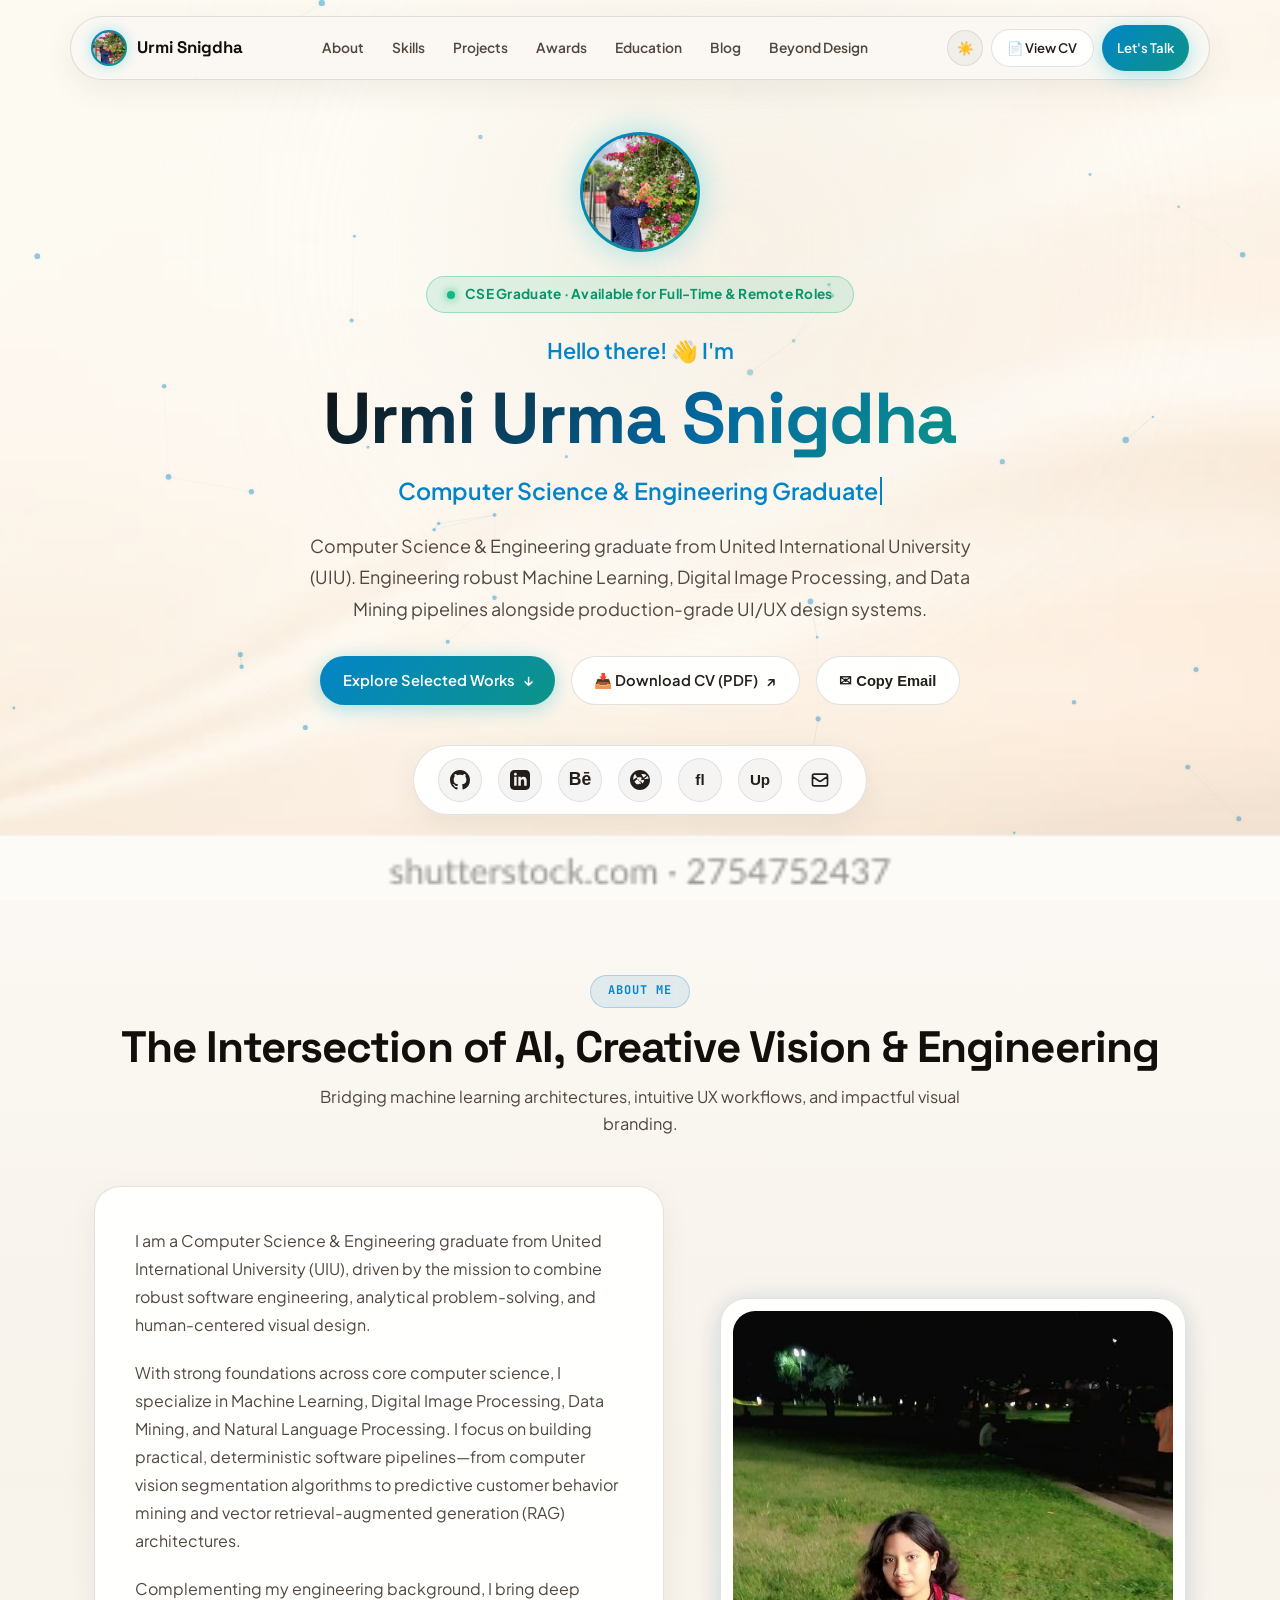
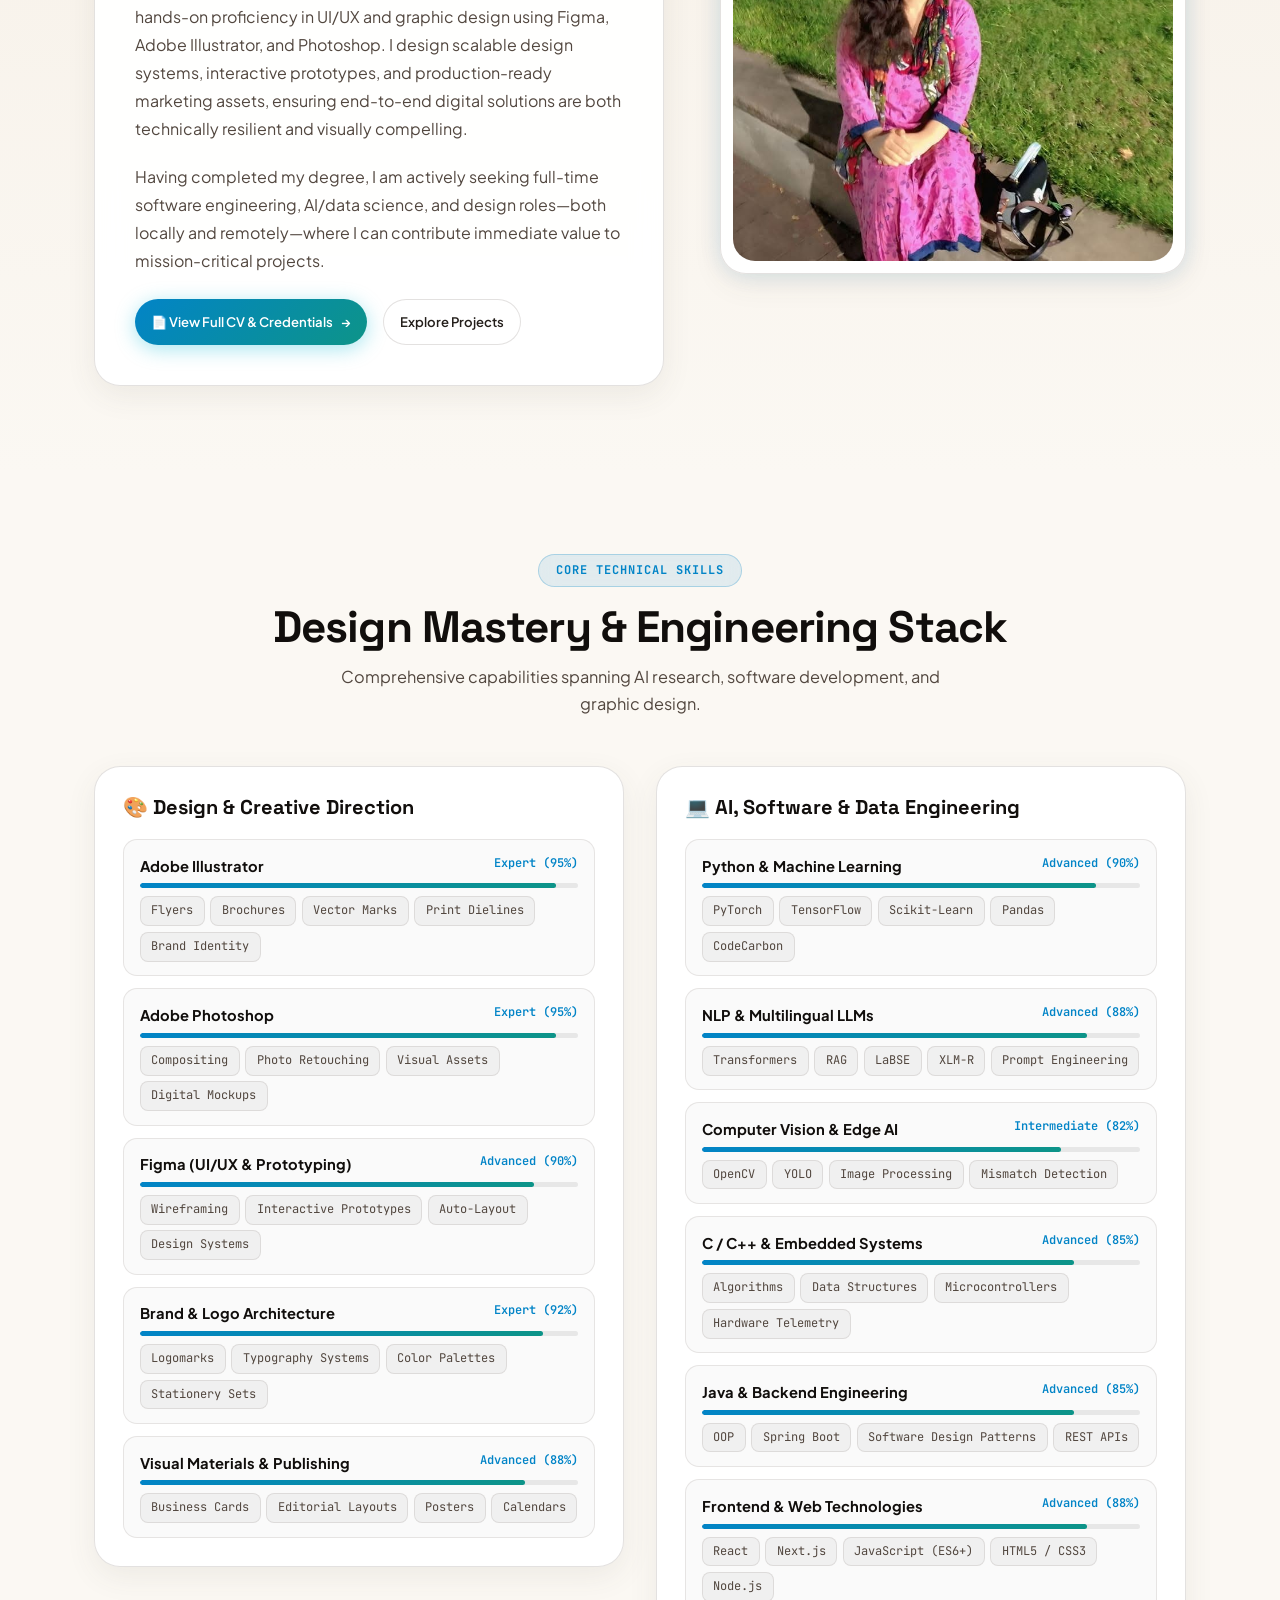
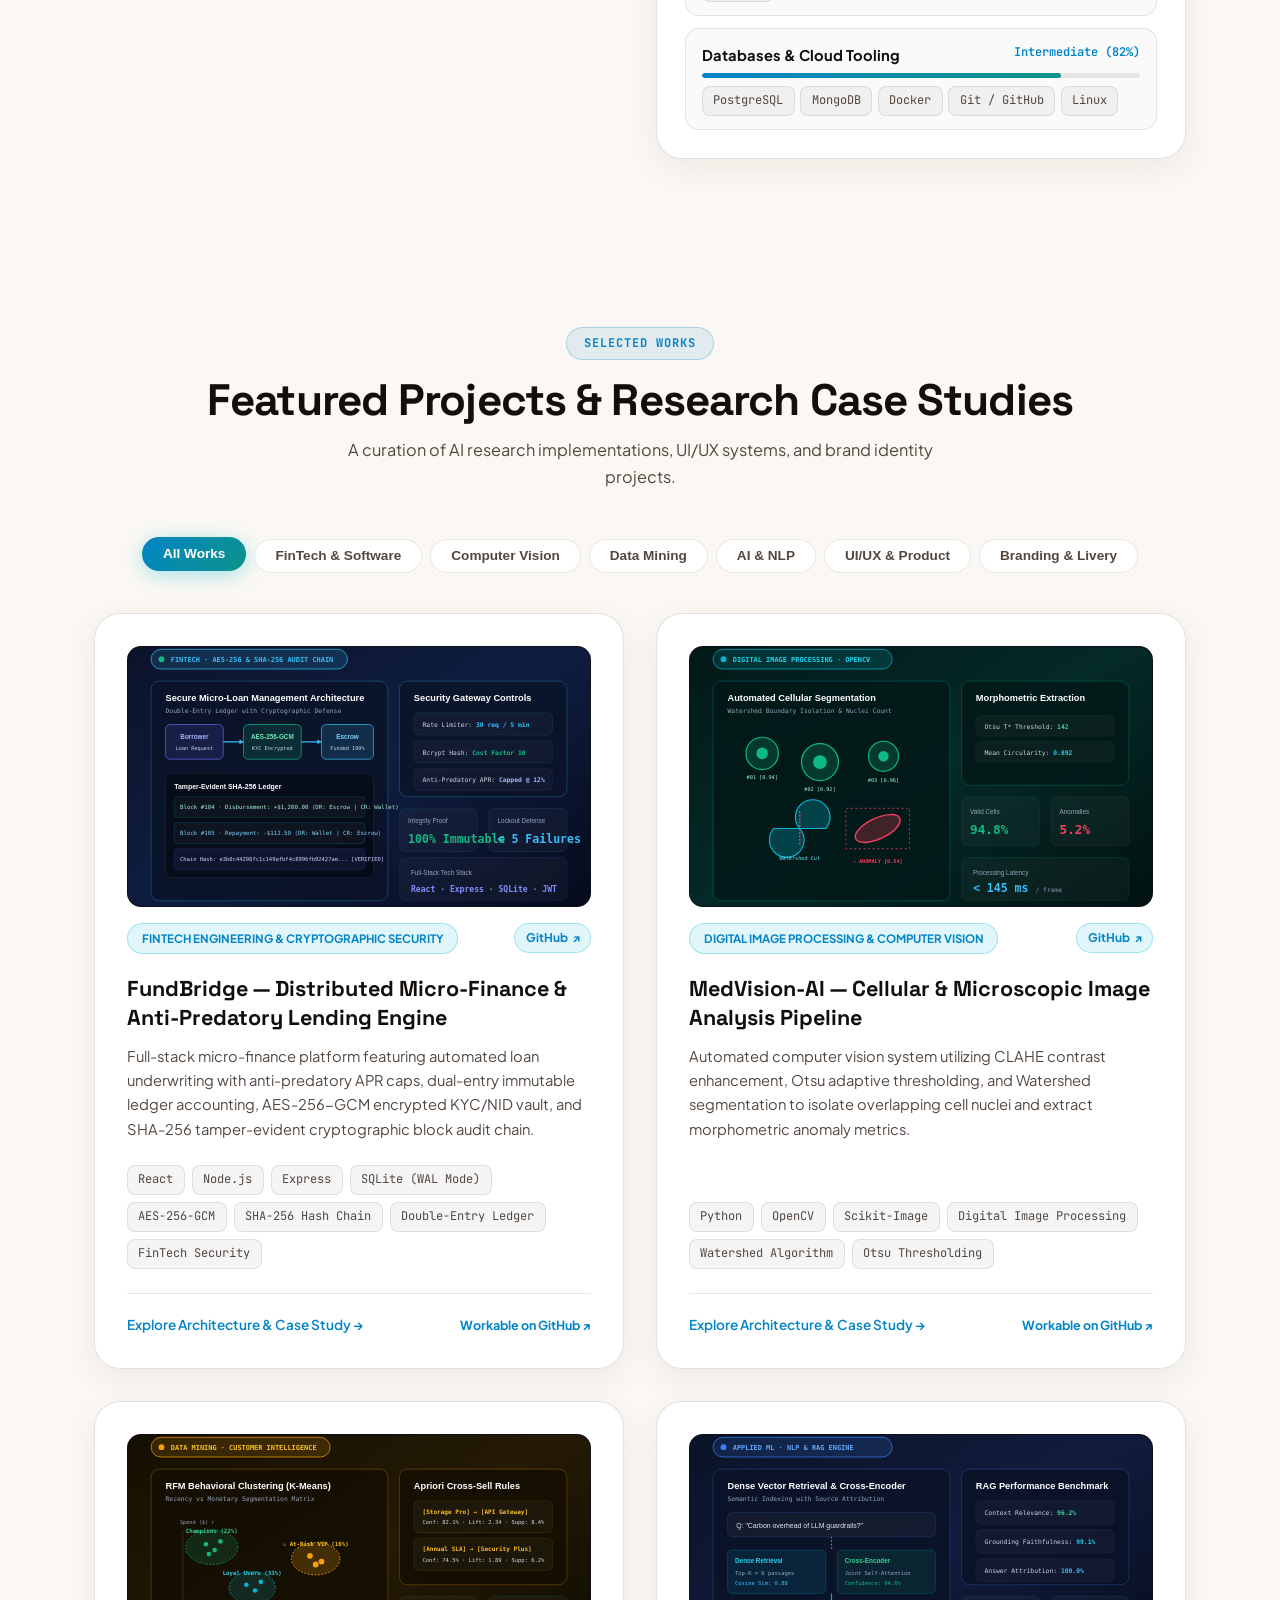
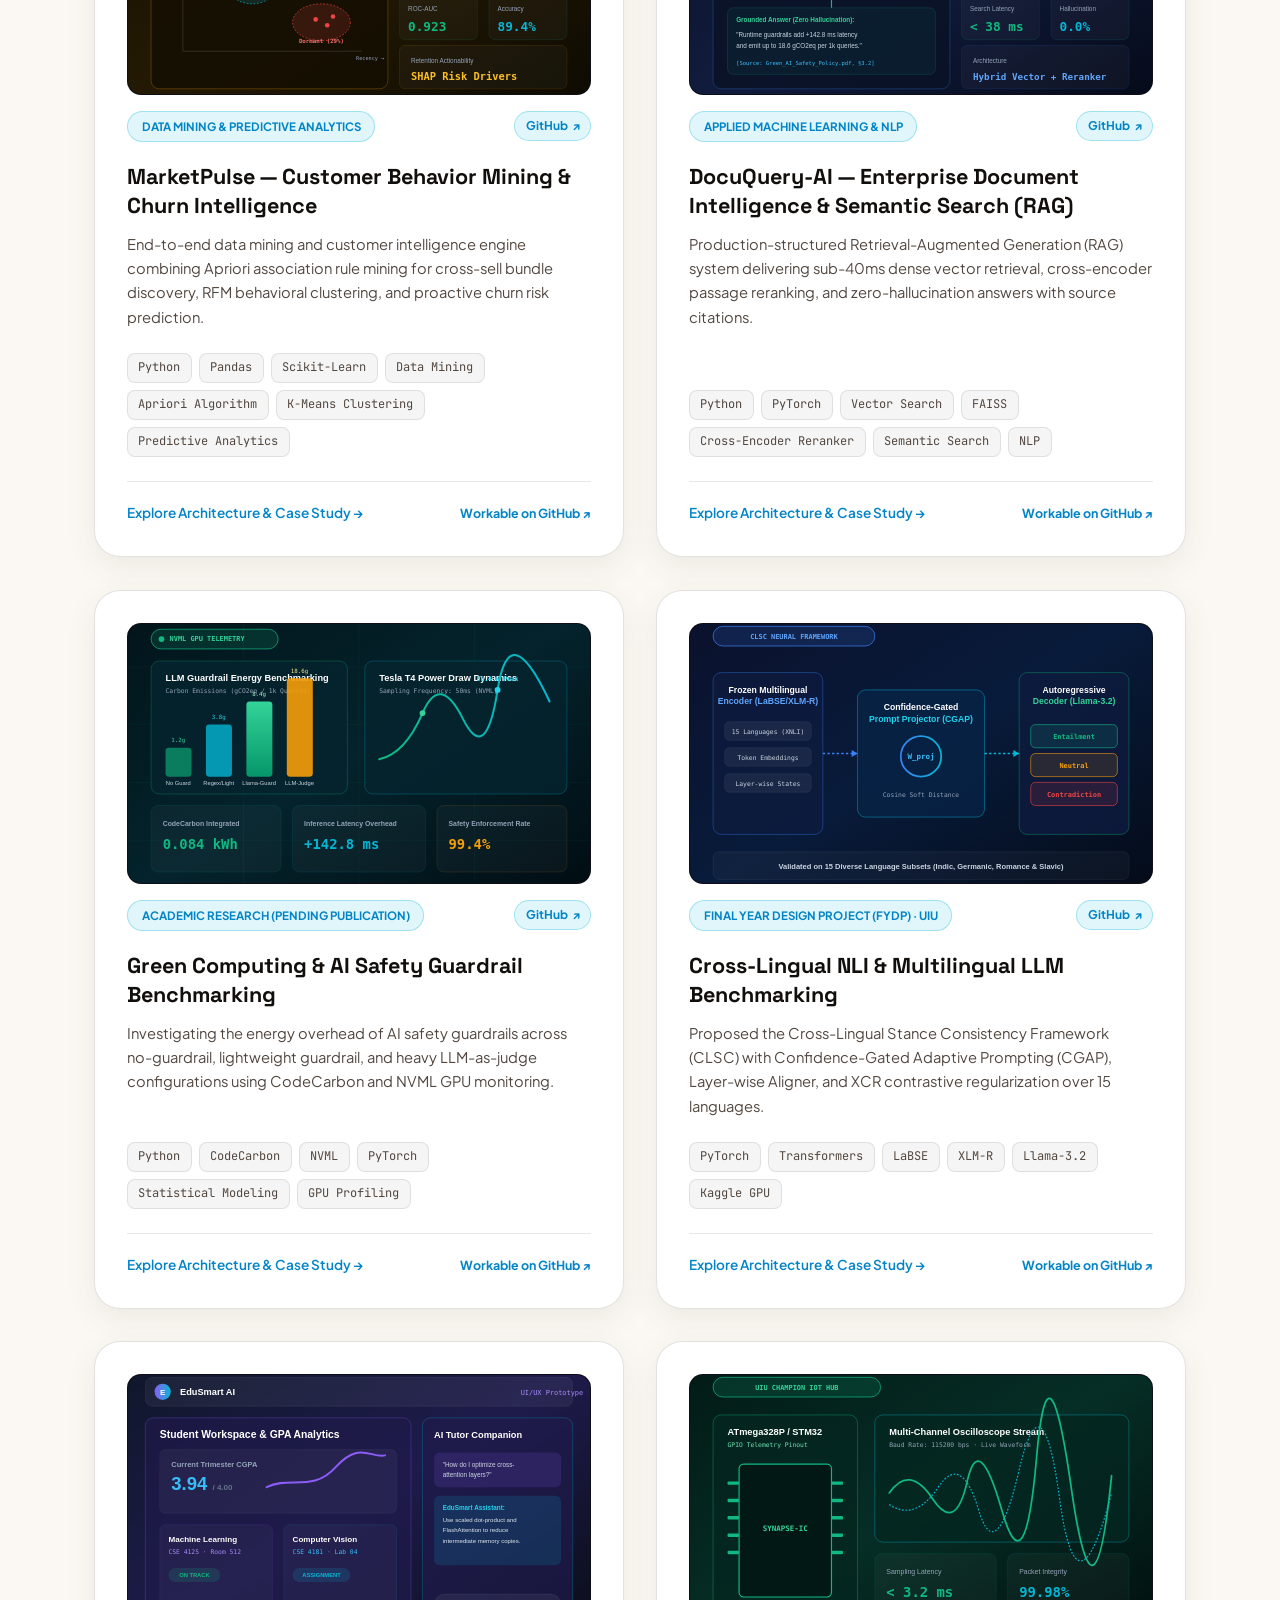
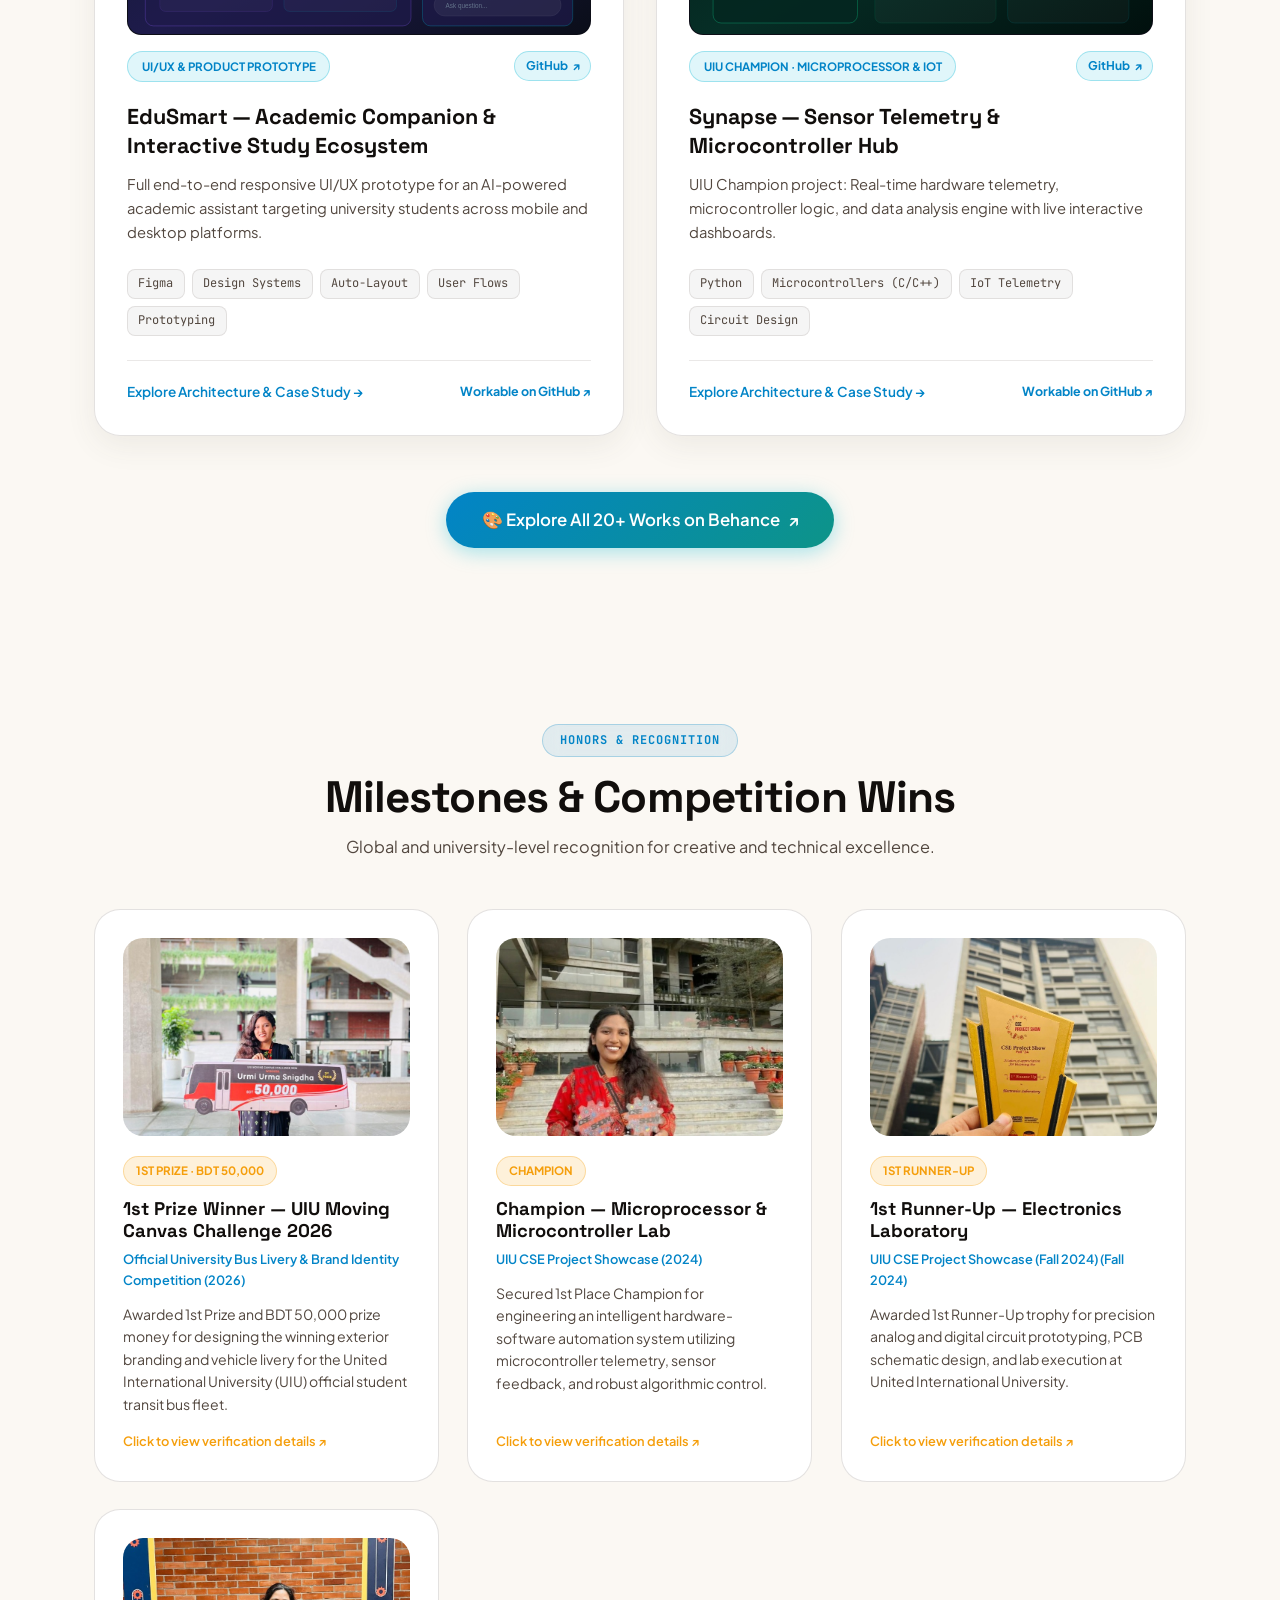
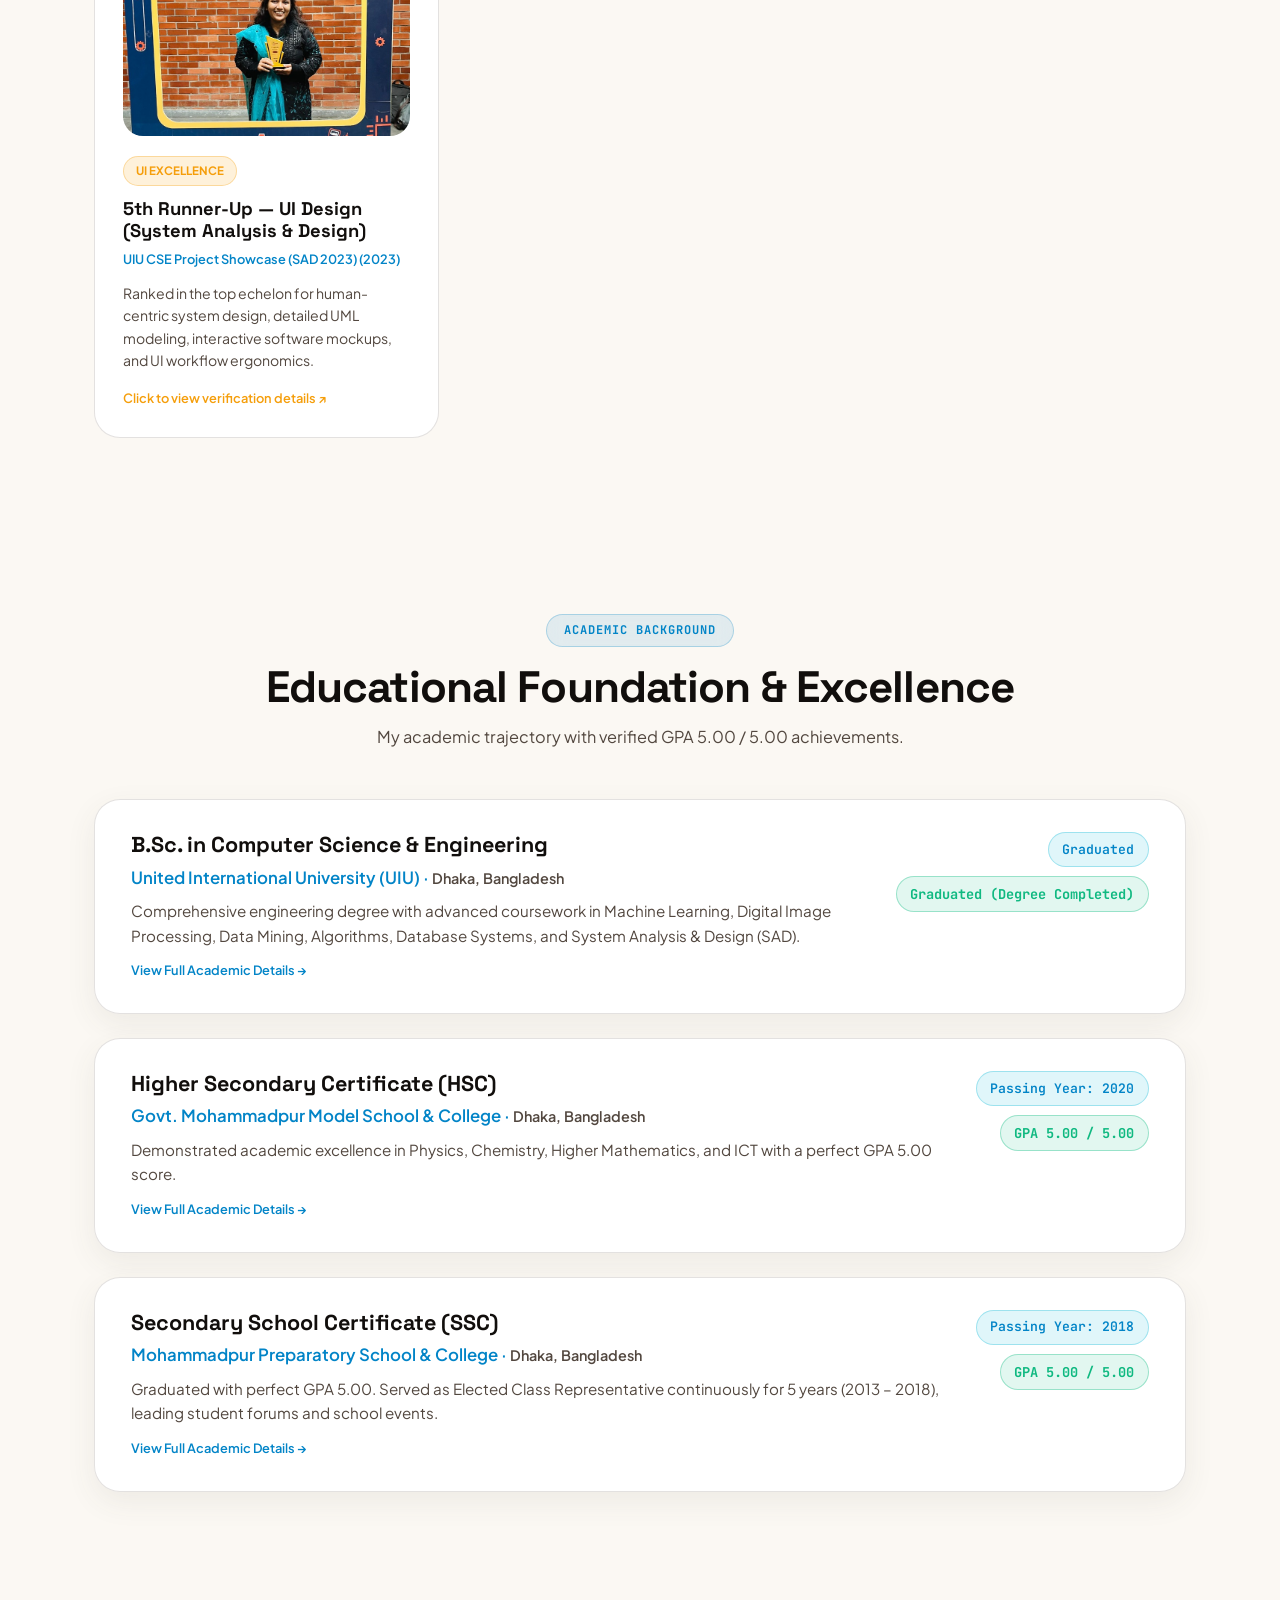
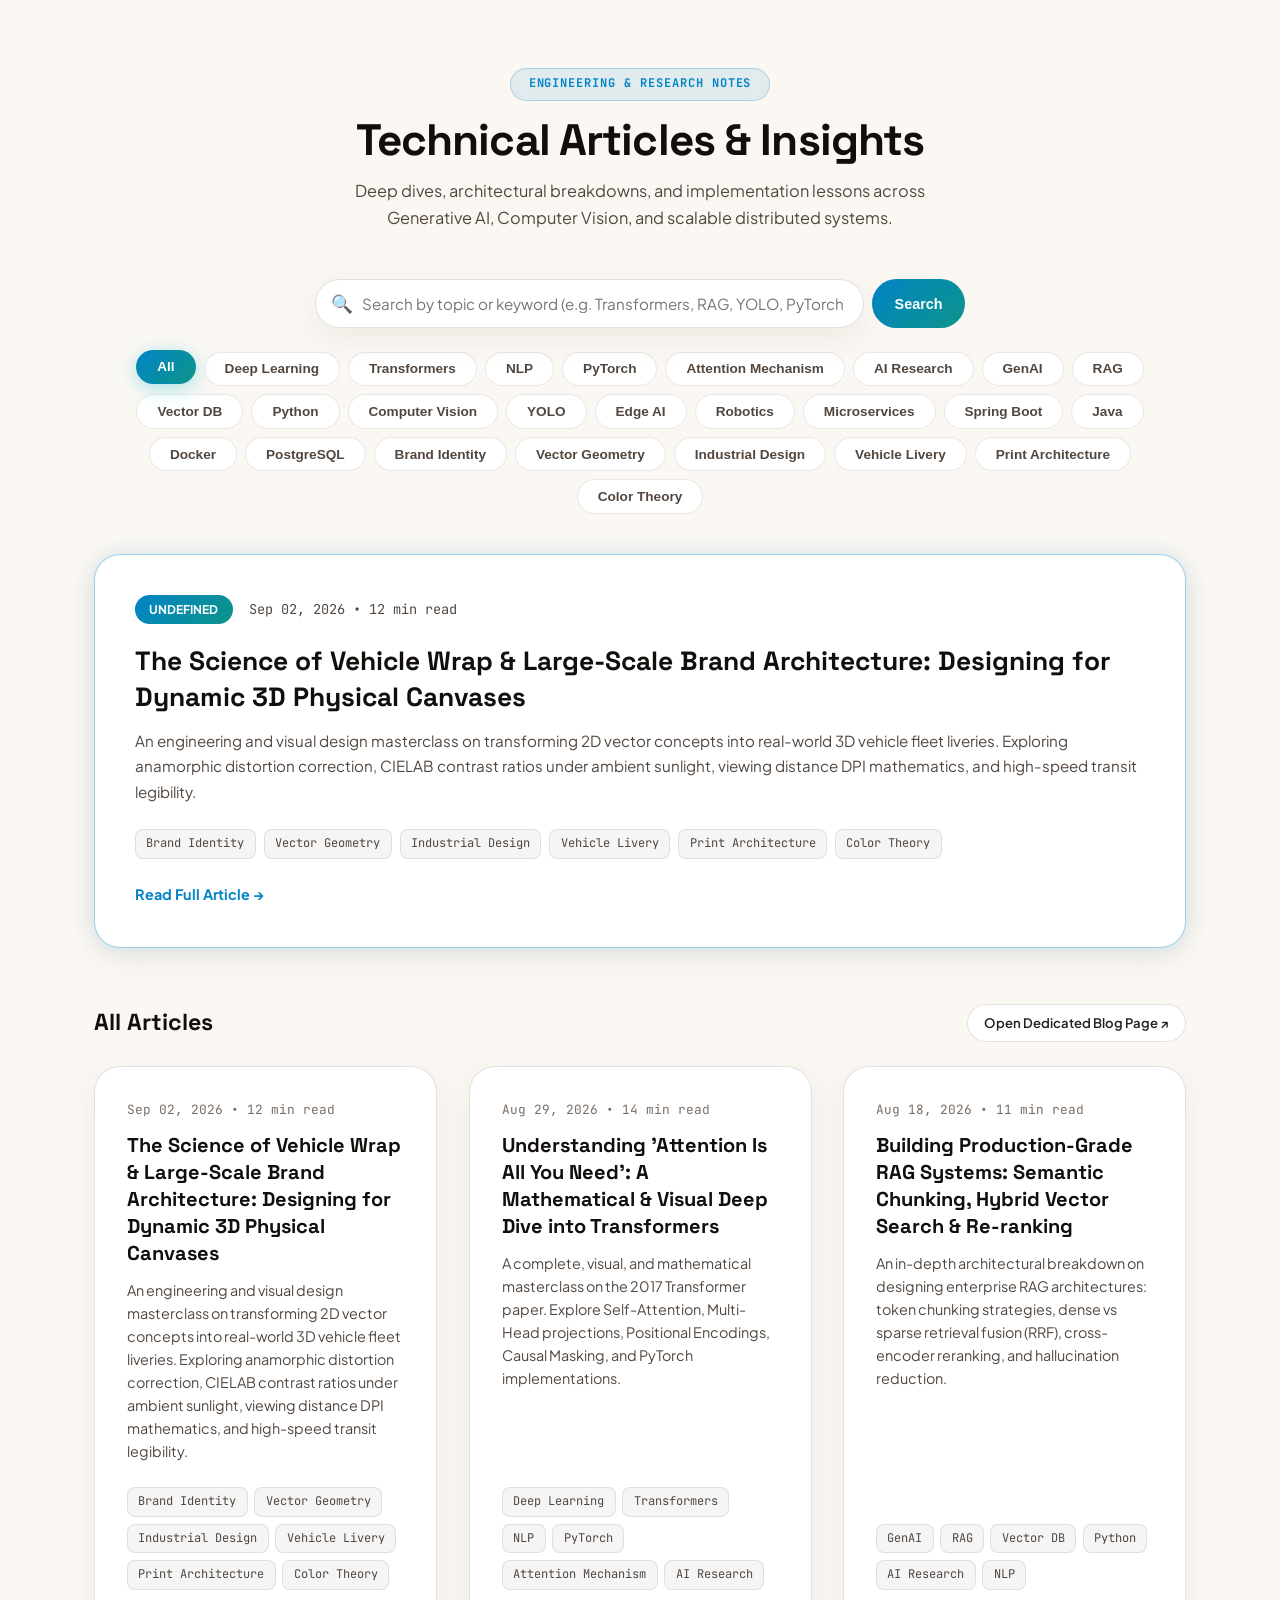
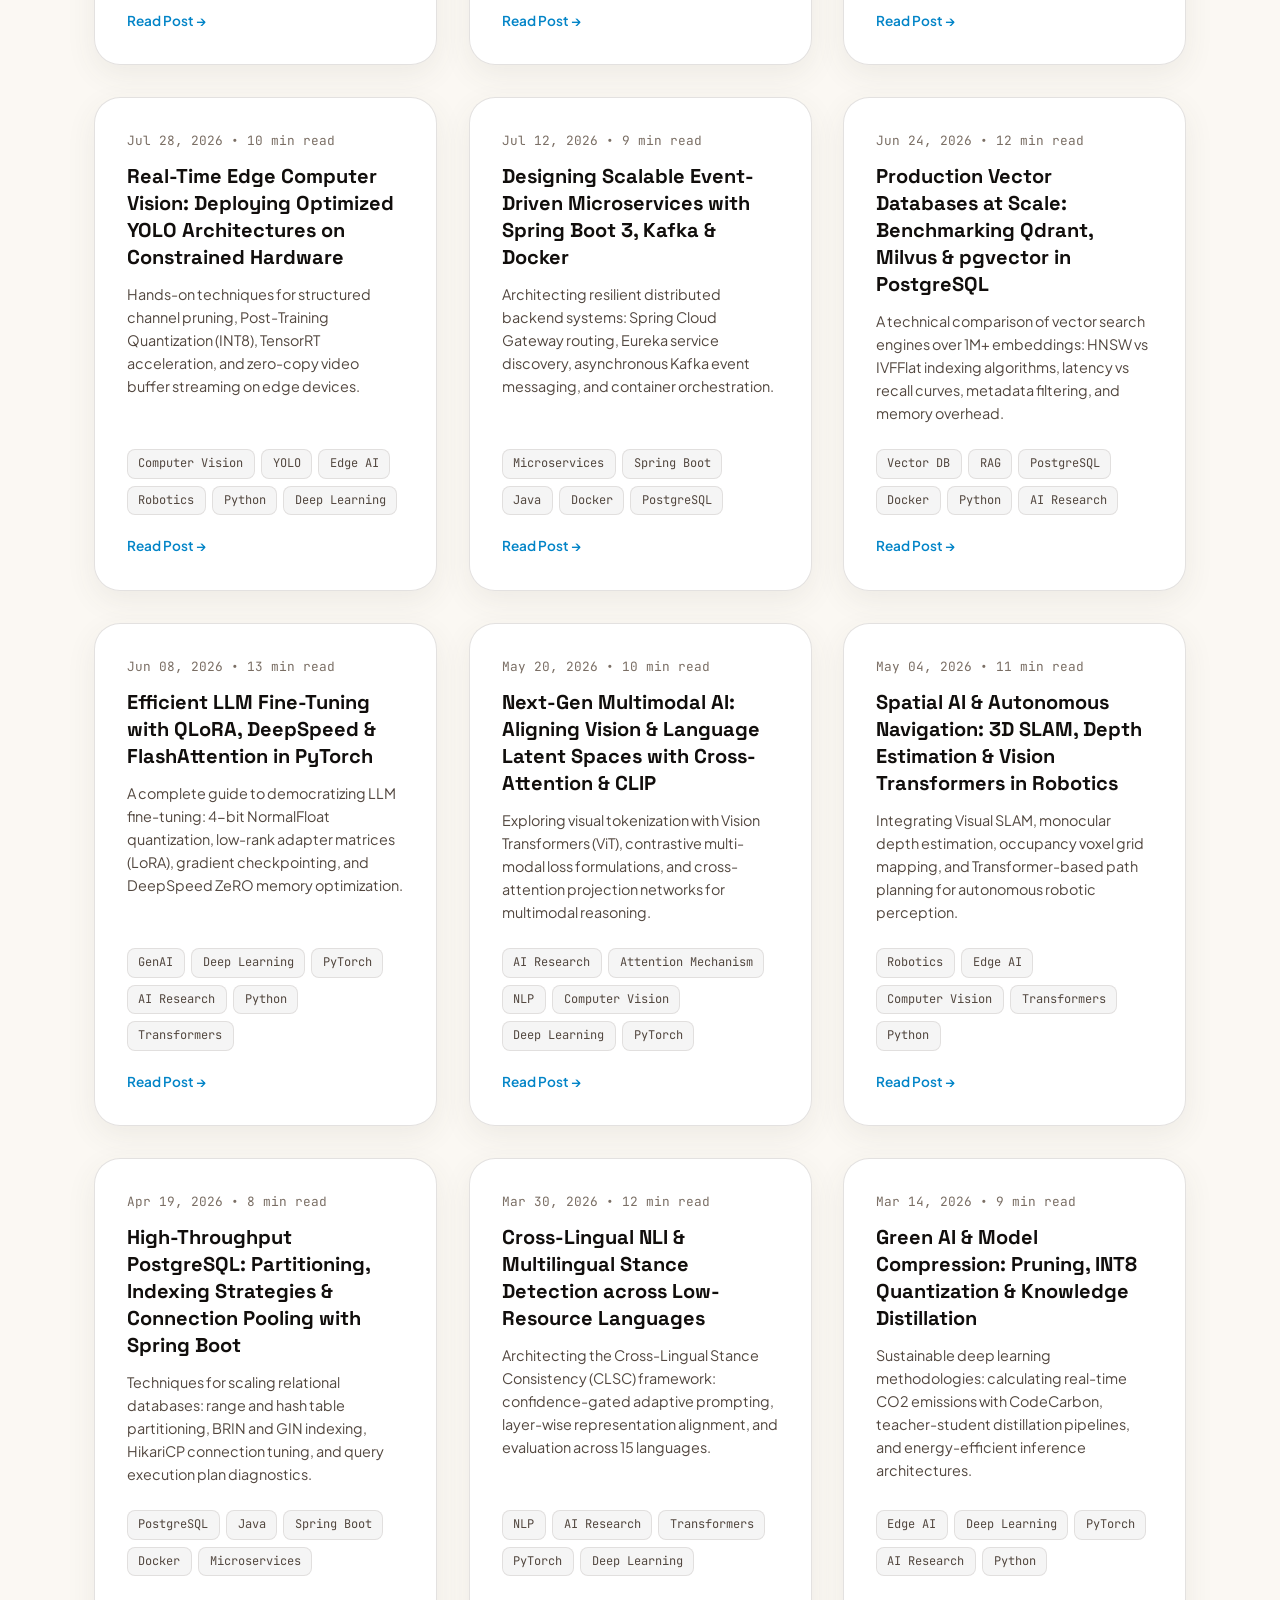
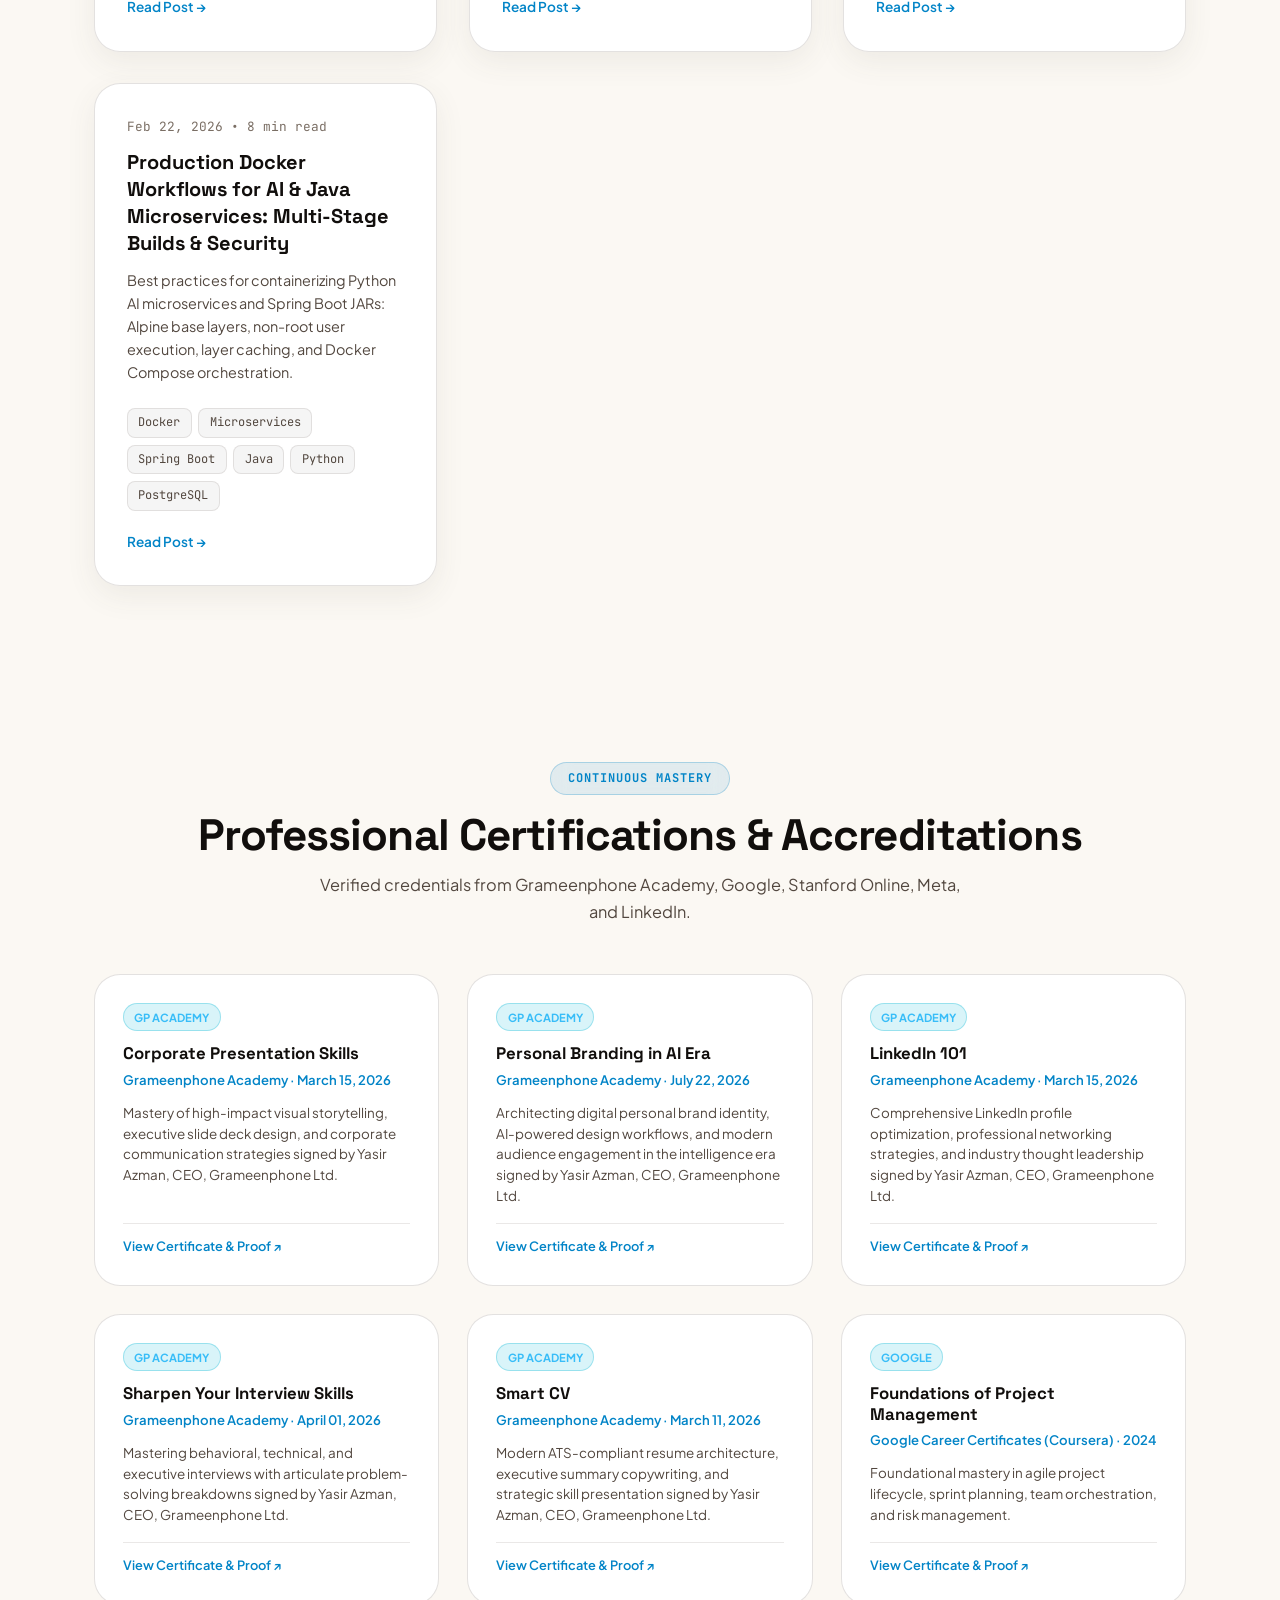
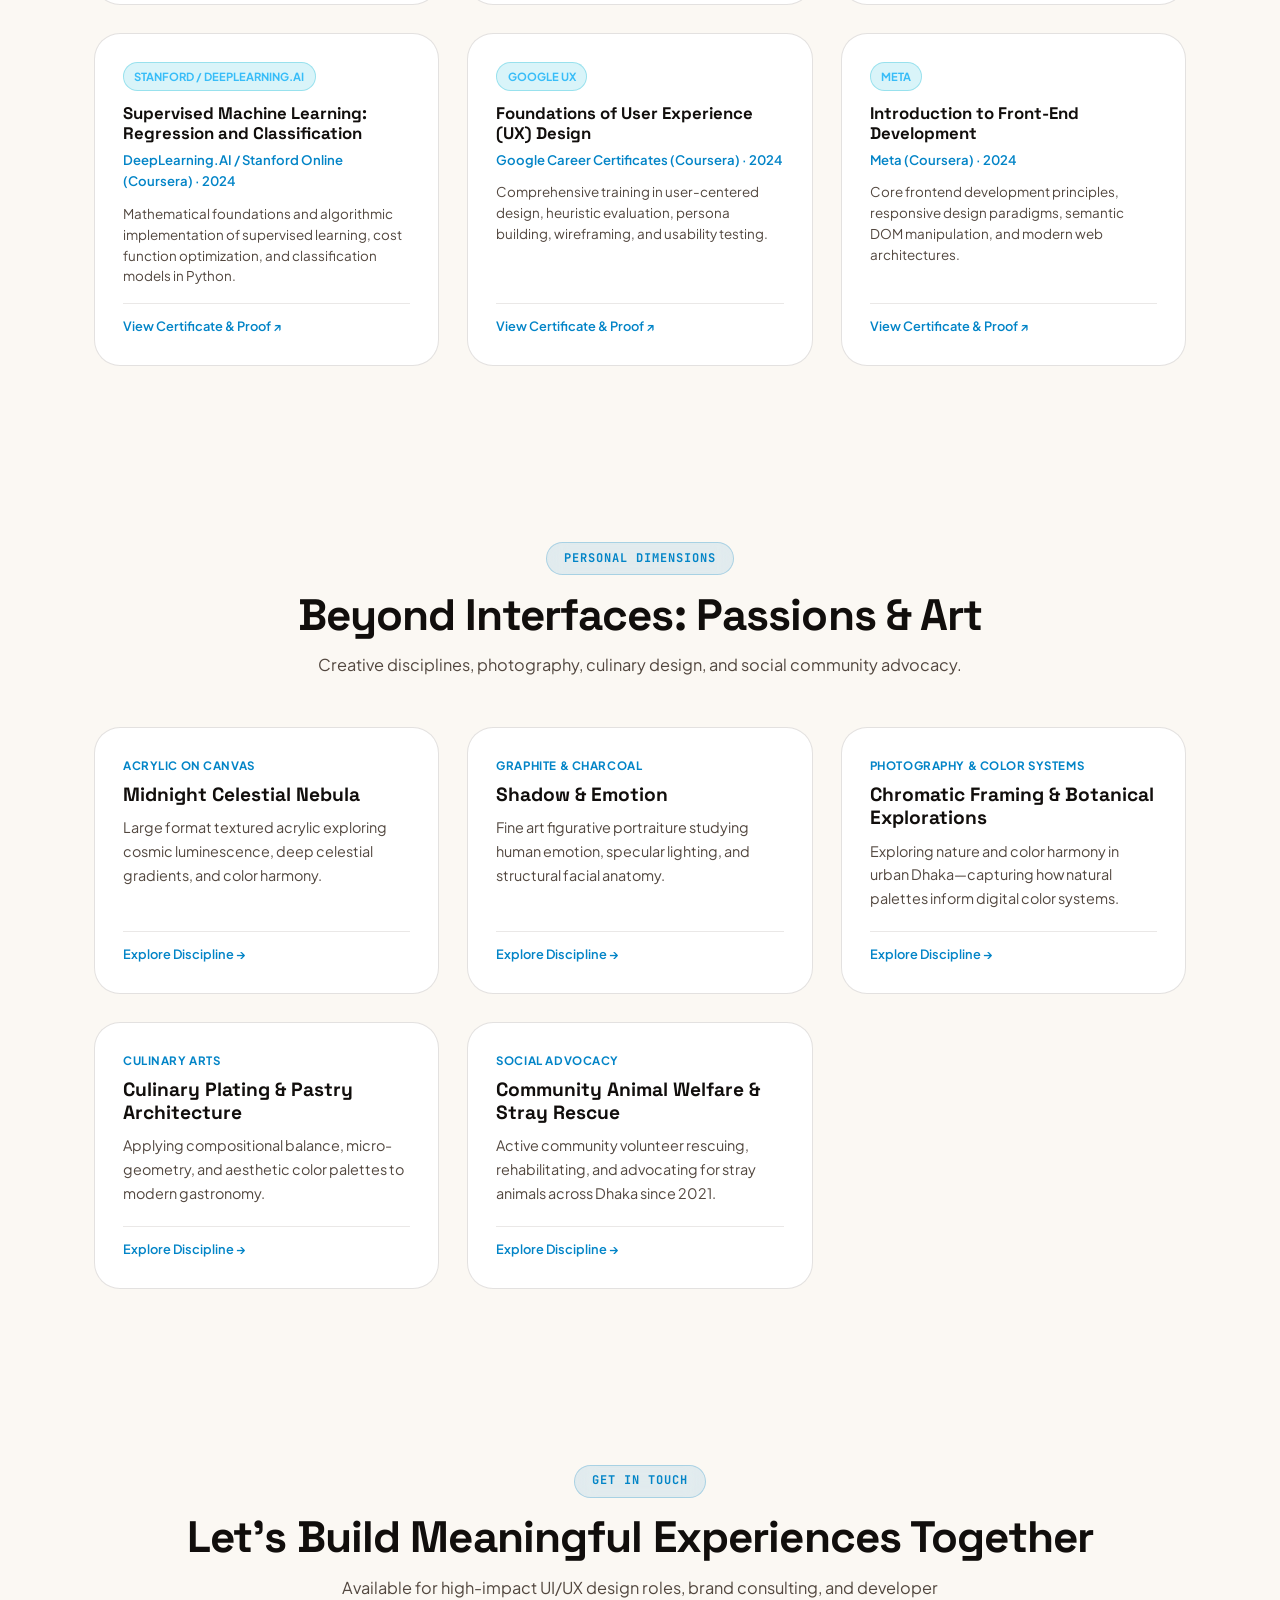
<file: index.html>
<!DOCTYPE html>
<html lang="en">
  <head>
    <meta charset="UTF-8" />
    <meta name="viewport" content="width=device-width, initial-scale=1.0" />
    <title>Urmi Urma Snigdha | Computer Science &amp; Engineering Graduate · UI/UX Designer</title>
    <meta name="description" content="Personal portfolio and software engineering works of Urmi Urma Snigdha - Computer Science &amp; Engineering Graduate from United International University (UIU), UI/UX Designer, and 1st Prize Winner UIU Moving Canvas 2026." />
    
    <!-- Theme Auto-Detect Script -->
    <script>
      (function() {
        var theme = localStorage.getItem('theme');
        if (!theme) {
          theme = window.matchMedia('(prefers-color-scheme: light)').matches ? 'light' : 'dark';
        }
        if (theme === 'light') {
          document.documentElement.classList.add('light');
        } else {
          document.documentElement.classList.remove('light');
        }
      })();
    </script>

    <!-- Google Fonts: Humanist AI Modern Stack (Space Grotesk, Lexend Deca, Plus Jakarta Sans, JetBrains Mono) -->
    <link rel="preconnect" href="https://fonts.googleapis.com" />
    <link rel="preconnect" href="https://fonts.gstatic.com" crossorigin />
    <link href="https://fonts.googleapis.com/css2?family=JetBrains+Mono:wght@400;600;700&family=Lexend+Deca:wght@400;500;600;700;800&family=Plus+Jakarta+Sans:wght@400;500;600;700;800&family=Space+Grotesk:wght@400;500;600;700&display=swap" rel="stylesheet" />
    
    <!-- Stylesheets -->
    <link rel="stylesheet" href="css/style.css" />
    <link rel="stylesheet" href="css/components.css" />
    <link rel="stylesheet" href="css/responsive.css" />
  
    <!-- Google SEO Structured Data (Schema.org Person) -->
    <script type="application/ld+json">
    {
      "@context": "https://schema.org",
      "@type": "Person",
      "name": "Urmi Urma Snigdha",
      "alternateName": ["Urmi Snigdha", "Snigdha Urmi Urma", "Urmi Urma"],
      "url": "https://urmisnigdha.vercel.app/",
      "image": "https://urmisnigdha.vercel.app/assets/photos/urmi-portrait.jpg",
      "sameAs": [
        "https://www.linkedin.com/in/urmi-urma-snigdha-4836362a1/",
        "https://www.behance.net/urmisnigdha",
        "https://github.com/snigdhaurmiurma",
        "https://dribbble.com/urmisnigdha",
        "https://www.freelancer.com.bd/u/urmisnigdha",
        "https://upwork.com/freelancers/~011290c250c742513a"
      ],
      "jobTitle": "Computer Science & Engineering Graduate · UI/UX & Graphic Designer",
      "worksFor": {
        "@type": "EducationalOrganization",
        "name": "United International University (UIU)"
      },
      "alumniOf": {
        "@type": "EducationalOrganization",
        "name": "United International University"
      },
      "description": "Official Portfolio of Urmi Urma Snigdha. B.Sc. in Computer Science & Engineering Graduate from United International University (UIU), 1st Prize Winner UIU Moving Canvas 2026."
    }
    </script>

  </head>
  <body>
    <!-- Liquid Glass Navigation Capsule -->
    <div class="header-wrapper">
      <header class="liquid-nav-capsule">
        <a href="#hero" class="nav-brand">
          <div class="nav-brand-avatar">
            <img src="assets/photos/urmi-portrait.jpg" alt="Urmi Urma Snigdha" />
          </div>
          <span>Urmi Snigdha</span>
        </a>

        <!-- Desktop Navigation Links -->
        <ul class="nav-menu-links">
          <li><a href="#about" class="nav-item-link">About</a></li>
          <li><a href="#skills" class="nav-item-link">Skills</a></li>
          <li><a href="#projects" class="nav-item-link">Projects</a></li>
          <li><a href="#achievements" class="nav-item-link">Awards</a></li>
          <li><a href="#education" class="nav-item-link">Education</a></li>
          <li><a href="#blog" class="nav-item-link">Blog</a></li>
          <li><a href="#beyond" class="nav-item-link">Beyond Design</a></li>
        </ul>

        <!-- Action & Theme Switcher -->
        <div class="nav-actions">
          <button id="theme-toggle-btn" class="theme-toggle-btn" aria-label="Toggle theme" title="Toggle theme">
            <span id="theme-icon">🌙</span>
          </button>
          <a href="cv.html" class="btn btn-secondary btn-small" title="View & Download Official CV">
            <span>📄 View CV</span>
          </a>
          <a href="#contact" class="btn btn-gradient btn-small">
            <span>Let's Talk</span>
          </a>
          <button id="mobile-nav-btn" class="mobile-nav-toggle" aria-label="Toggle navigation">
            <svg width="24" height="24" fill="none" viewBox="0 0 24 24" stroke="currentColor">
              <path stroke-linecap="round" stroke-linejoin="round" stroke-width="2" d="M4 6h16M4 12h16M4 18h16" />
            </svg>
          </button>
        </div>

        <!-- Mobile Menu Dropdown -->
        <div id="mobile-nav-menu" class="mobile-nav-dropdown">
          <a href="#about" class="mobile-link">About</a>
          <a href="#skills" class="mobile-link">Skills</a>
          <a href="#projects" class="mobile-link">Projects</a>
          <a href="#achievements" class="mobile-link">Awards</a>
          <a href="#education" class="mobile-link">Education</a>
          <a href="cv.html" class="mobile-link" style="color:var(--accent-cyan);font-weight:700;">📄 View &amp; Download CV</a>
          <a href="#blog" class="mobile-link">Blog &amp; Notes</a>
          <a href="#beyond" class="mobile-link">Beyond Design</a>
          <a href="#contact" class="mobile-link" style="color:var(--accent-cyan);">Contact &amp; Hire &#8594;</a>
        </div>
      </header>
    </div>

    <main>
      <!-- 1. CENTERED HERO SECTION -->
      <section id="hero" class="hero-centered-section">
        <!-- Interactive Ambient Neural Mesh Backdrop Canvas -->
        <div class="hero-canvas-backdrop">
          <canvas id="hero-ambient-canvas"></canvas>
        </div>

        <div class="container">
          <div class="hero-centered-container">
            <!-- Avatar with Gradient Ring -->
            <div class="hero-avatar-wrap">
              <img src="assets/photos/urmi-portrait.jpg" alt="Urmi Urma Snigdha" class="hero-avatar-img" />
            </div>

            <!-- Open to Opportunities Badge -->
            <div class="hero-status-tag">
              <span class="pulse-dot"></span> CSE Graduate · Available for Full-Time &amp; Remote Roles
            </div>

            <!-- Animated Waving Greeting & Transition Sequence -->
            <div class="hero-greeting">
              Hello there! <span class="wave-hand">👋</span> I'm
            </div>

            <!-- Main Name -->
            <h1 class="hero-name-big">
              <span class="gradient-text-hero">Urmi Urma Snigdha</span>
            </h1>

            <!-- Dynamic Typewriter Box -->
            <div class="hero-typewriter-box">
              <span id="typewriter-text"></span><span class="typewriter-cursor"></span>
            </div>

            <!-- Lead Bio Description -->
            <p class="hero-centered-desc">
              Computer Science &amp; Engineering graduate from United International University (UIU). Engineering robust Machine Learning, Digital Image Processing, and Data Mining pipelines alongside production-grade UI/UX design systems.
            </p>

            <!-- Action Buttons with Direct Download CV Link -->
            <div class="hero-centered-actions">
              <a href="#projects" class="btn btn-gradient">
                <span>Explore Selected Works</span> &#8595;
              </a>
              <a href="cv.html?download=true" class="btn btn-secondary" title="Download Official PDF CV">
                <span>📥 Download CV (PDF)</span> &#8599;
              </a>
              <button id="hero-copy-email-btn" class="btn btn-secondary">
                <span>✉ Copy Email</span>
              </button>
            </div>

            <!-- Floating Circular Social Icons Strip -->
            <div class="social-icons-strip">
              <a href="https://github.com/snigdhaurmiurma" target="_blank" rel="noopener noreferrer" class="social-circle-btn" title="GitHub" aria-label="GitHub">
                <svg width="20" height="20" fill="currentColor" viewBox="0 0 24 24"><path d="M12 0C5.37 0 0 5.37 0 12c0 5.31 3.435 9.795 8.205 11.385.6.105.825-.255.825-.57 0-.285-.015-1.23-.015-2.235-3.015.555-3.795-.735-4.035-1.41-.135-.345-.72-1.41-1.23-1.695-.42-.225-1.02-.78-.015-.795.945-.015 1.62.87 1.845 1.23 1.08 1.815 2.805 1.305 3.495.99.105-.78.42-1.305.765-1.605-2.67-.3-5.46-1.335-5.46-5.925 0-1.305.465-2.385 1.23-3.225-.12-.3-.54-1.53.12-3.18 0 0 1.005-.315 3.3 1.23.96-.27 1.98-.405 3-.405s2.04.135 3 .405c2.295-1.56 3.3-1.23 3.3-1.23.66 1.65.24 2.88.12 3.18.765.84 1.23 1.905 1.23 3.225 0 4.605-2.805 5.625-5.475 5.925.435.375.81 1.095.81 2.22 0 1.605-.015 2.895-.015 3.3 0 .315.225.69.825.57A12.02 12.02 0 0024 12c0-6.63-5.37-12-12-12z"/></svg>
              </a>
              <a href="https://www.linkedin.com/in/urmi-urma-snigdha-4836362a1/" target="_blank" rel="noopener noreferrer" class="social-circle-btn" title="LinkedIn" aria-label="LinkedIn">
                <svg width="20" height="20" fill="currentColor" viewBox="0 0 24 24"><path d="M19 0h-14c-2.761 0-5 2.239-5 5v14c0 2.761 2.239 5 5 5h14c2.762 0 5-2.239 5-5v-14c0-2.761-2.238-5-5-5zm-11 19h-3v-11h3v11zm-1.5-12.268c-.966 0-1.75-.79-1.75-1.764s.784-1.764 1.75-1.764 1.75.79 1.75 1.764-.783 1.764-1.75 1.764zm13.5 12.268h-3v-5.604c0-3.368-4-3.113-4 0v5.604h-3v-11h3v1.765c1.396-2.586 7-2.777 7 2.476v6.759z"/></svg>
              </a>
              <a href="https://www.behance.net/urmisnigdha" target="_blank" rel="noopener noreferrer" class="social-circle-btn" title="Behance" aria-label="Behance">
                <span style="font-weight:900;font-size:1.1rem;font-family:sans-serif;">Bē</span>
              </a>
              <a href="https://dribbble.com/urmisnigdha" target="_blank" rel="noopener noreferrer" class="social-circle-btn" title="Dribbble" aria-label="Dribbble">
                <svg width="20" height="20" fill="currentColor" viewBox="0 0 24 24"><path d="M12 0c-6.627 0-12 5.373-12 12s5.373 12 12 12 12-5.373 12-12-5.373-12-12-12zm10.19 10.457c-.244-.029-2.316-.271-4.706.702-.128-.277-.259-.553-.393-.827 2.593-1.282 3.655-2.909 3.731-3.033 1.054 1.344 1.688 3.03 1.368 3.158zm-2.39-4.37c-.127.185-1.246 1.733-3.791 2.927-1.127-2.073-2.383-3.921-2.529-4.133 1.954-.344 4.12.016 6.32 1.206zm-7.8 8.913c-2.361-2.92-3.844-5.362-4.01-5.641 2.373-.787 5.099-.545 5.385-.518.232.483.454.969.664 1.455-2.039 4.704-2.039 4.704-2.039 4.704zm-8.084-2.973c-.021-.334-.034-.67-.034-1.009 0-2.308.805-4.428 2.146-6.108.109.167 1.233 1.838 2.376 3.901-2.733 1.366-4.321 3.013-4.488 3.216zm1.366 1.761c.143-.16 1.705-1.745 4.398-3.045.312.518 1.454 2.453 3.633 5.485-2.585 1.155-4.887.893-5.267.839-1.258-1.026-2.221-2.355-2.764-3.279zm11.238 4.254c-.11-.115-2.074-2.181-4.072-5.421 2.228-.949 4.238-.724 4.479-.694-.282 2.454-1.611 4.582-3.407 6.115z"/></svg>
              </a>
              <a href="https://www.freelancer.com.bd/u/urmisnigdha" target="_blank" rel="noopener noreferrer" class="social-circle-btn" title="Freelancer" aria-label="Freelancer">
                <span style="font-weight:900;font-size:0.95rem;font-family:sans-serif;">fl</span>
              </a>
              <a href="https://www.upwork.com/freelancers/~011290c250c742513a" target="_blank" rel="noopener noreferrer" class="social-circle-btn" title="Upwork" aria-label="Upwork">
                <span style="font-weight:900;font-size:0.95rem;font-family:sans-serif;">Up</span>
              </a>
              <a href="mailto:urmiurmasnigdha@gmail.com" class="social-circle-btn" title="Send Email" aria-label="Email">
                <svg width="20" height="20" fill="none" viewBox="0 0 24 24" stroke="currentColor"><path stroke-linecap="round" stroke-linejoin="round" stroke-width="2" d="M3 8l7.89 5.26a2 2 0 002.22 0L21 8M5 19h14a2 2 0 002-2V7a2 2 0 00-2-2H5a2 2 0 00-2 2v10a2 2 0 002 2z" /></svg>
              </a>
            </div>
          </div>
        </div>
      </section>

      <!-- 2. ABOUT SECTION (User's Photo beside Bio Text) -->
      <section id="about" class="about-section">
        <div class="container">
          <div class="section-header">
            <span class="section-tag">ABOUT ME</span>
            <h2 class="section-title">The Intersection of AI, Creative Vision &amp; Engineering</h2>
            <p class="section-subtitle">Bridging machine learning architectures, intuitive UX workflows, and impactful visual branding.</p>
          </div>

          <div class="about-split">
            
            <div class="about-card">
              <p class="about-text-p">
                I am a Computer Science &amp; Engineering graduate from United International University (UIU), driven by the mission to combine robust software engineering, analytical problem-solving, and human-centered visual design.
              </p>
              <p class="about-text-p">
                With strong foundations across core computer science, I specialize in Machine Learning, Digital Image Processing, Data Mining, and Natural Language Processing. I focus on building practical, deterministic software pipelines—from computer vision segmentation algorithms to predictive customer behavior mining and vector retrieval-augmented generation (RAG) architectures.
              </p>
              <p class="about-text-p">
                Complementing my engineering background, I bring deep hands-on proficiency in UI/UX and graphic design using Figma, Adobe Illustrator, and Photoshop. I design scalable design systems, interactive prototypes, and production-ready marketing assets, ensuring end-to-end digital solutions are both technically resilient and visually compelling.
              </p>
              <p class="about-text-p" style="margin-bottom:1.5rem;">
                Having completed my degree, I am actively seeking full-time software engineering, AI/data science, and design roles—both locally and remotely—where I can contribute immediate value to mission-critical projects.
              </p>
              <div style="display:flex;gap:1rem;flex-wrap:wrap;">
                <a href="cv.html" class="btn btn-gradient btn-small">
                  <span>📄 View Full CV &amp; Credentials</span> &#8594;
                </a>
                <a href="#projects" class="btn btn-secondary btn-small">
                  <span>Explore Projects</span>
                </a>
              </div>
            </div>

            <!-- User's Photo beside intro text -->
            <div>
              <div class="about-photo-card">
                <div class="about-photo-img-wrap">
                  <img src="assets/photos/urmi-intro.jpg" alt="Urmi Urma Snigdha" class="about-photo-img" />
                </div>
              </div>
            </div>
          </div>
        </div>
      </section>

      <!-- 3. COMPACT SKILLS SECTION -->
      <section id="skills" class="skills-section">
        <div class="container">
          <div class="section-header">
            <span class="section-tag">CORE TECHNICAL SKILLS</span>
            <h2 class="section-title">Design Mastery &amp; Engineering Stack</h2>
            <p class="section-subtitle">Comprehensive capabilities spanning AI research, software development, and graphic design.</p>
          </div>

          <div class="skills-cols-wrap">
            <div class="skills-col-card">
              <h3 class="skills-col-title">🎨 Design &amp; Creative Direction</h3>
              <div id="skills-design"></div>
            </div>
            <div class="skills-col-card">
              <h3 class="skills-col-title">💻 AI, Software &amp; Data Engineering</h3>
              <div id="skills-technical"></div>
            </div>
          </div>
        </div>
      </section>

      <!-- 4. SELECTED WORKS & RESEARCH -->
      <section id="projects" class="projects-section">
        <div class="container">
          <div class="section-header">
            <span class="section-tag">SELECTED WORKS</span>
            <h2 class="section-title">Featured Projects &amp; Research Case Studies</h2>
            <p class="section-subtitle">A curation of AI research implementations, UI/UX systems, and brand identity projects.</p>
          </div>

          <div id="projects-filters" class="filters-bar"></div>
          <div id="projects-grid" class="projects-grid"></div>

          <div style="text-align:center;margin-top:3.5rem;">
            <a href="https://www.behance.net/urmisnigdha/projects" target="_blank" rel="noopener noreferrer" class="btn btn-gradient" style="font-size:1.05rem;padding:0.9rem 2.2rem;">
              <span>🎨 Explore All 20+ Works on Behance</span> &#8599;
            </a>
          </div>
        </div>
      </section>

      <!-- 5. ACHIEVEMENTS SECTION -->
      <section id="achievements" class="achievements-section">
        <div class="container">
          <div class="section-header">
            <span class="section-tag">HONORS &amp; RECOGNITION</span>
            <h2 class="section-title">Milestones &amp; Competition Wins</h2>
            <p class="section-subtitle">Global and university-level recognition for creative and technical excellence.</p>
          </div>

          <div id="achievements-grid" class="achievements-grid"></div>
        </div>
      </section>

      <!-- 6. EDUCATION SECTION -->
      <section id="education" class="education-section">
        <div class="container">
          <div class="section-header">
            <span class="section-tag">ACADEMIC BACKGROUND</span>
            <h2 class="section-title">Educational Foundation &amp; Excellence</h2>
            <p class="section-subtitle">My academic trajectory with verified GPA 5.00 / 5.00 achievements.</p>
          </div>

          <div id="education-grid" class="education-grid"></div>
        </div>
      </section>

      <!-- 7. HASIN-STYLE LIVE SEARCH BLOG SECTION -->
      <section id="blog" class="blog-section">
        <div class="container">
          <div class="section-header">
            <span class="section-tag">Engineering &amp; Research Notes</span>
            <h2 class="section-title">Technical Articles &amp; Insights</h2>
            <p class="section-subtitle">Deep dives, architectural breakdowns, and implementation lessons across Generative AI, Computer Vision, and scalable distributed systems.</p>
          </div>

          <!-- Workable Search Input Form with Enter Key & Search Button -->
          <div class="blog-search-bar-wrap">
            <div class="blog-search-input-wrap">
              <span class="blog-search-icon">🔍</span>
              <input type="text" id="blog-search-input" class="blog-search-input" placeholder="Search by topic or keyword (e.g. Transformers, RAG, YOLO, PyTorch)..." />
            </div>
            <button id="blog-search-btn" class="search-action-btn">Search</button>
          </div>

          <!-- Active Search Status Feedback -->
          <div id="search-status-bar" class="search-status-bar">
            <span id="search-status-text">Showing results for: ""</span>
            <button id="search-clear-btn" class="search-clear-btn">✕ Clear</button>
          </div>

          <!-- Category Tags Bar (No Hash Tags) -->
          <div id="blog-tags-bar" class="filters-bar"></div>

          <!-- Featured Article Banner -->
          <div id="blog-featured-wrap"></div>

          <!-- All Articles Header & Grid -->
          <div style="display:flex;justify-content:space-between;align-items:center;margin-bottom:1.5rem;flex-wrap:wrap;gap:1rem;">
            <h3 style="font-size:1.45rem;font-weight:700;color:var(--text-highlight);">All Articles</h3>
            <a href="blog.html" class="btn btn-secondary btn-small">
              <span>Open Dedicated Blog Page ↗</span>
            </a>
          </div>
          <div id="blog-grid" class="blog-grid-articles"></div>
        </div>
      </section>

      <!-- 8. CERTIFICATIONS SECTION -->
      <section id="certifications" class="certifications-section">
        <div class="container">
          <div class="section-header">
            <span class="section-tag">CONTINUOUS MASTERY</span>
            <h2 class="section-title">Professional Certifications &amp; Accreditations</h2>
            <p class="section-subtitle">Verified credentials from Grameenphone Academy, Google, Stanford Online, Meta, and LinkedIn.</p>
          </div>

          <div id="certs-grid" class="certs-grid"></div>
        </div>
      </section>

      <!-- 9. BEYOND DESIGN SECTION -->
      <section id="beyond" class="beyond-section">
        <div class="container">
          <div class="section-header">
            <span class="section-tag">PERSONAL DIMENSIONS</span>
            <h2 class="section-title">Beyond Interfaces: Passions &amp; Art</h2>
            <p class="section-subtitle">Creative disciplines, photography, culinary design, and social community advocacy.</p>
          </div>

          <div id="beyond-grid" class="beyond-grid"></div>
        </div>
      </section>

      <!-- 10. CONTACT SECTION -->
      <section id="contact" class="contact-section">
        <div class="container">
          <div class="section-header">
            <span class="section-tag">GET IN TOUCH</span>
            <h2 class="section-title">Let's Build Meaningful Experiences Together</h2>
            <p class="section-subtitle">Available for high-impact UI/UX design roles, brand consulting, and developer opportunities.</p>
          </div>

          <div class="contact-split">
            <div class="contact-info-card">
              <h3 style="font-size:1.45rem;margin-bottom:0.75rem;">Start a Conversation</h3>
              <p style="color:var(--text-muted);font-size:0.95rem;line-height:1.65;margin-bottom:2rem;">
                Whether you have an upcoming product launch, branding project, full-time opportunity, or just want to say hi—feel free to reach out!
              </p>

              
              <div class="contact-method">
                <div class="contact-icon-circle">✉️</div>
                <div style="flex:1;">
                  <div class="contact-label">DIRECT EMAIL</div>
                  <a href="mailto:urmiurmasnigdha@gmail.com?subject=Project%20Inquiry%20via%20Portfolio&body=Hi%20Urmi,%0D%0A%0D%0AI%20reviewed%20your%20portfolio%20and%20would%20love%20to%20connect%20regarding..." id="contact-email-value" class="contact-value" style="color:var(--accent-cyan);text-decoration:underline;">urmiurmasnigdha@gmail.com</a>
                </div>
                <button id="copy-email-btn" class="copy-btn">Copy</button>
              </div>

              <div class="contact-method">
                <div class="contact-icon-circle">💼</div>
                <div style="flex:1;">
                  <div class="contact-label">LINKEDIN MESSAGING</div>
                  <div class="contact-value">Professional Inquiries &amp; Opportunities</div>
                </div>
                <a href="https://www.linkedin.com/in/urmi-urma-snigdha-4836362a1/" target="_blank" rel="noopener noreferrer" class="copy-btn" style="color:var(--accent-sky);border-color:rgba(56,189,248,0.3);">💼 Message on LinkedIn</a>
              </div>

              <div class="contact-method">
                <div class="contact-icon-circle">📍</div>
                <div>
                  <div class="contact-label">LOCATION &amp; LOCAL TIME</div>
                  <div class="contact-value">Dhaka, Bangladesh · <span id="dhaka-clock" style="color:var(--accent-cyan);">--:--:--</span></div>
                </div>
              </div>

              <div style="margin-top:2rem;padding-top:1.5rem;border-top:1px solid var(--border-subtle);">
                <div class="contact-label" style="margin-bottom:0.75rem;">VERIFIED ONLINE PROFILES</div>
                <div style="display:flex;gap:0.6rem;flex-wrap:wrap;">
                  <a href="https://github.com/snigdhaurmiurma" target="_blank" rel="noopener noreferrer" class="btn btn-secondary btn-small">GitHub &#8599;</a>
                  <a href="https://www.linkedin.com/in/urmi-urma-snigdha-4836362a1/" target="_blank" rel="noopener noreferrer" class="btn btn-secondary btn-small">LinkedIn &#8599;</a>
                  <a href="https://www.behance.net/urmisnigdha" target="_blank" rel="noopener noreferrer" class="btn btn-secondary btn-small">Behance &#8599;</a>
                  <a href="https://dribbble.com/urmisnigdha" target="_blank" rel="noopener noreferrer" class="btn btn-secondary btn-small">Dribbble &#8599;</a>
                  <a href="https://www.freelancer.com.bd/u/urmisnigdha" target="_blank" rel="noopener noreferrer" class="btn btn-secondary btn-small">Freelancer &#8599;</a>
                  <a href="https://www.upwork.com/freelancers/~011290c250c742513a" target="_blank" rel="noopener noreferrer" class="btn btn-secondary btn-small">Upwork &#8599;</a>
                  <a href="https://www.fiverr.com/urmisnigdha/buying?source=avatar_menu_profile" target="_blank" rel="noopener noreferrer" class="btn btn-secondary btn-small">Fiverr &#8599;</a>
                  <a href="https://www.pinterest.com/urmiurma/" target="_blank" rel="noopener noreferrer" class="btn btn-secondary btn-small">Pinterest &#8599;</a>
                  <a href="http://www.youtube.com/@SnigdhasGallery" target="_blank" rel="noopener noreferrer" class="btn btn-secondary btn-small">YouTube &#8599;</a>
                  <a href="https://www.instagram.com/_urmi_snigdha_?igsh=aDM1OHpwYjFvMW05" target="_blank" rel="noopener noreferrer" class="btn btn-secondary btn-small">Instagram &#8599;</a>
                  <a href="https://www.facebook.com/urmiurmasnigdha.snigdha?mibextid=LQQJ4d" target="_blank" rel="noopener noreferrer" class="btn btn-secondary btn-small">Facebook &#8599;</a>
                </div>
              </div>
            </div>

            
            <div class="contact-form-card">
              <form id="portfolio-contact-form" action="https://formsubmit.co/urmiurmasnigdha@gmail.com" method="POST">
                <!-- FormSubmit Configuration -->
                <input type="hidden" name="_subject" value="🚀 New Inquiry from urmisnigdha.vercel.app!" />
                <input type="hidden" name="_captcha" value="false" />
                <input type="hidden" name="_template" value="table" />
                <input type="hidden" name="_autoresponse" value="Thank you for reaching out to Urmi Urma Snigdha! I have received your message and will respond promptly." />

                <div class="form-group">
                  <label for="form-name" class="form-label">Your Name</label>
                  <input type="text" id="form-name" name="name" required class="form-input" placeholder="Jane Doe" />
                </div>
                <div class="form-group">
                  <label for="form-email" class="form-label">Your Email</label>
                  <input type="email" id="form-email" name="email" required class="form-input" placeholder="jane@example.com" />
                </div>
                <div class="form-group">
                  <label for="form-subject" class="form-label">Project Type / Inquiry</label>
                  <select id="form-subject" name="subject" class="form-input">
                    <option value="UI/UX & Product Design">UI/UX &amp; Product Design</option>
                    <option value="AI / Data Science Collaboration">AI / Data Science Collaboration</option>
                    <option value="Brand Identity & Graphic Design">Brand Identity &amp; Graphic Design</option>
                    <option value="Full-Time / Developer Opportunity">Full-Time / Developer Opportunity</option>
                    <option value="General Inquiry">General Inquiry</option>
                  </select>
                </div>
                <div class="form-group">
                  <label for="form-message" class="form-label">Message</label>
                  <textarea id="form-message" name="message" rows="4" required class="form-input" placeholder="Tell me about your project, goals, or opportunities..."></textarea>
                </div>
                <button type="submit" id="contact-submit-btn" class="btn btn-gradient" style="width:100%;">
                  <span>🚀 Send Message Directly</span> &#8594;
                </button>
              </form>
            </div>

          </div>
        </div>
      </section>
    </main>

    <!-- Footer -->
    <footer class="site-footer">
      <div class="container footer-inner">
        <p style="color:var(--text-dim);font-size:0.88rem;">
          &copy; 2026 <strong style="color:var(--text-highlight);">Urmi Urma Snigdha</strong>. Designed with precision &amp; creative passion.
        </p>
        <div style="display:flex;gap:1.25rem;align-items:center;flex-wrap:wrap;">
          <a href="cv.html" style="color:var(--accent-cyan);font-size:0.88rem;font-weight:700;">Curriculum Vitae</a>
          <a href="https://github.com/snigdhaurmiurma" target="_blank" rel="noopener noreferrer" style="color:var(--text-main);font-size:0.88rem;">GitHub</a>
          <a href="https://www.behance.net/urmisnigdha" target="_blank" rel="noopener noreferrer" style="color:var(--accent-cyan);font-size:0.88rem;">Behance</a>
          <a href="https://www.linkedin.com/in/urmi-urma-snigdha-4836362a1/" target="_blank" rel="noopener noreferrer" style="color:var(--accent-sky);font-size:0.88rem;">LinkedIn</a>
          <a href="#hero" style="font-size:0.88rem;">Back to Top &#8593;</a>
        </div>
      </div>
    </footer>

    <!-- Universal Modal Overlay -->
    <div id="global-modal-overlay" class="modal-overlay"></div>

    <!-- Toast Notification -->
    <div id="toast-msg" class="toast-msg">Email copied to clipboard! ✨</div>

    <!-- Universal Scripts -->
    <script src="js/data.js"></script>
    <script src="js/hero-canvas.js"></script>
    <script src="js/lightbox.js"></script>
    <script src="js/main.js"></script>
  </body>
</html>
</file>
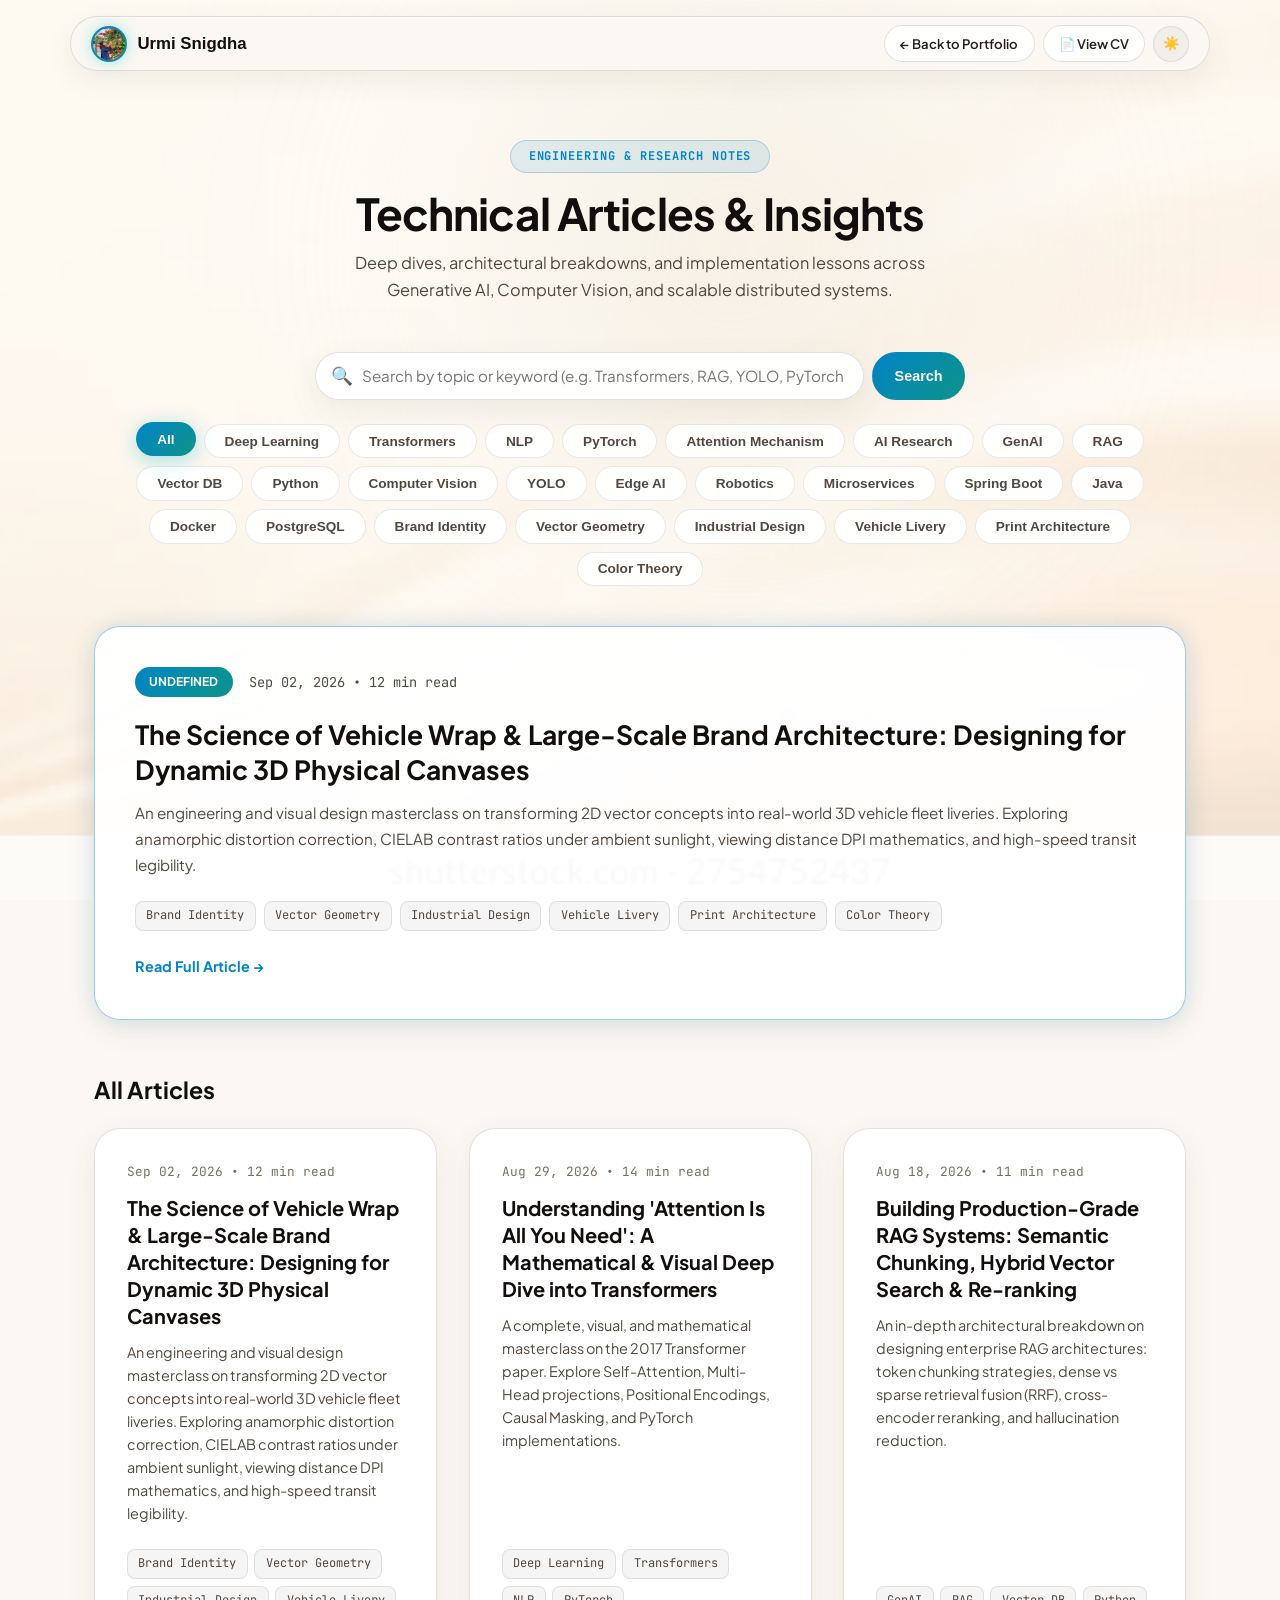
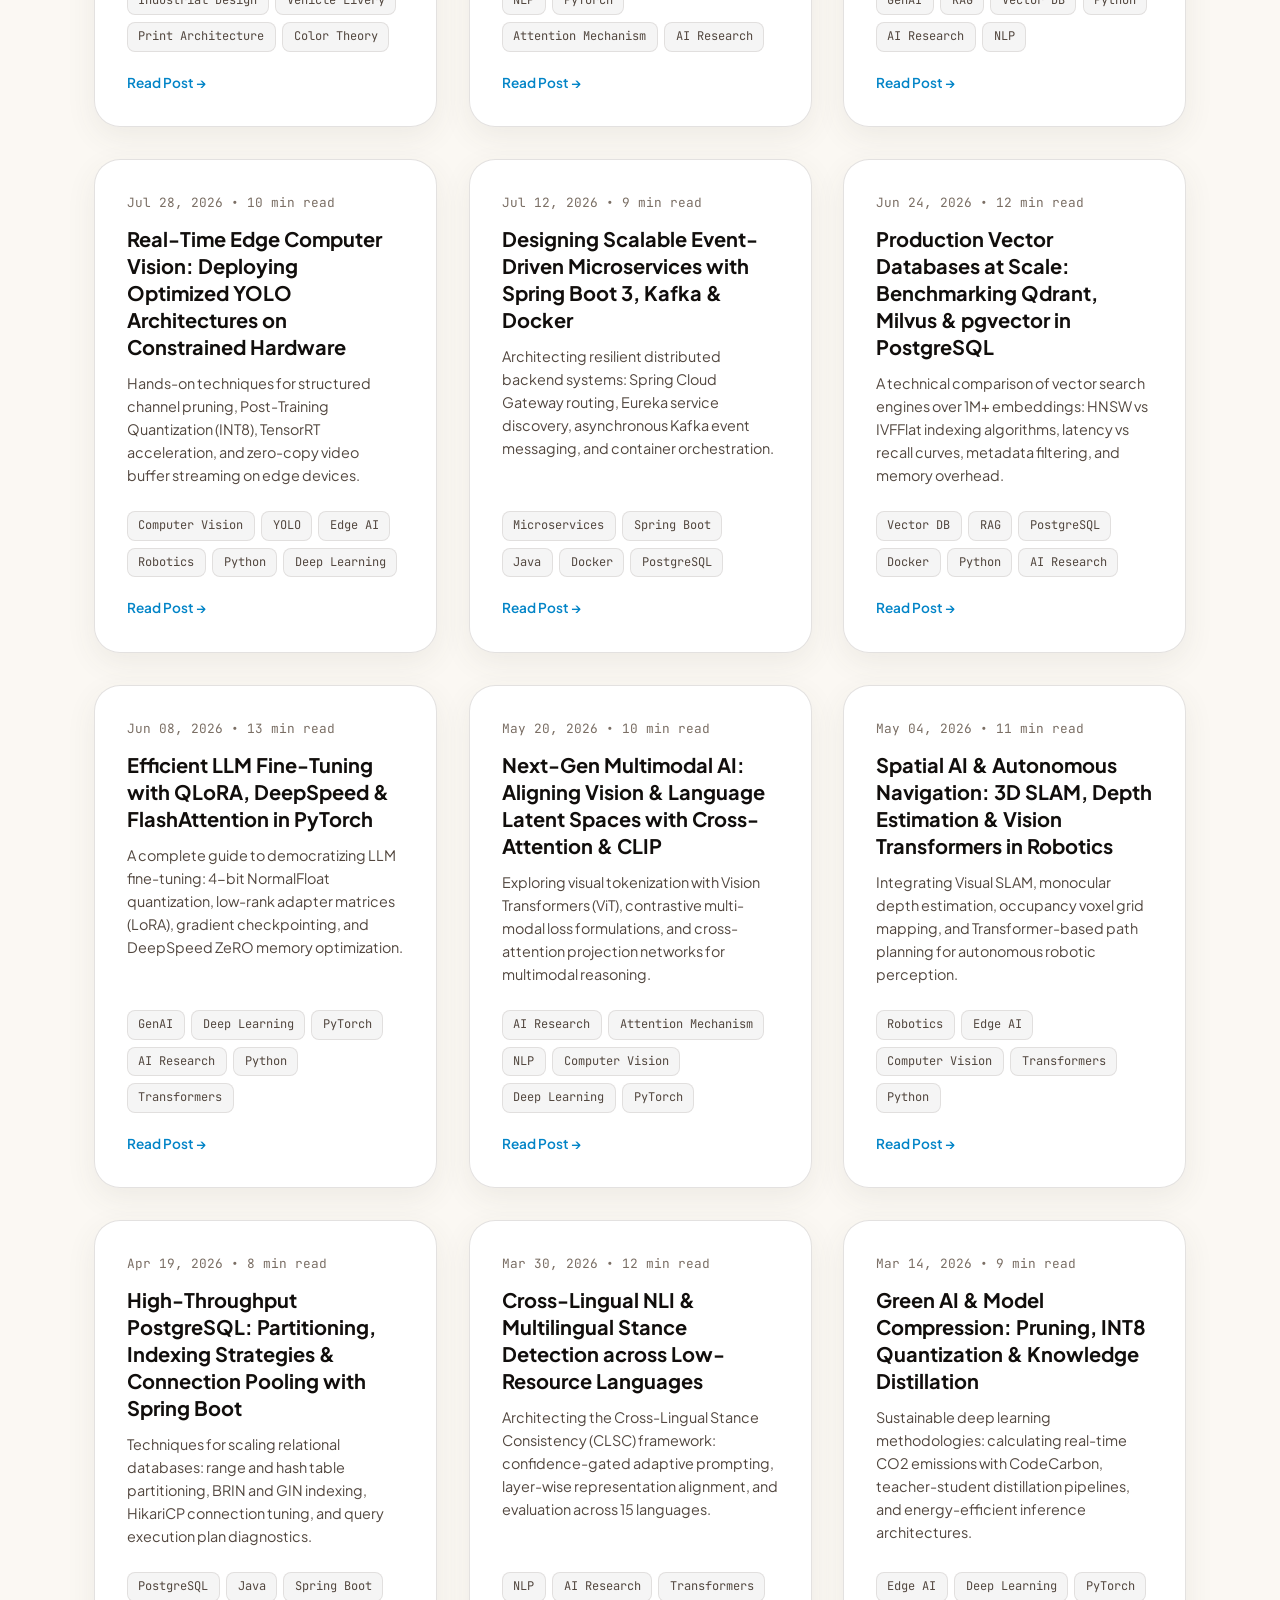
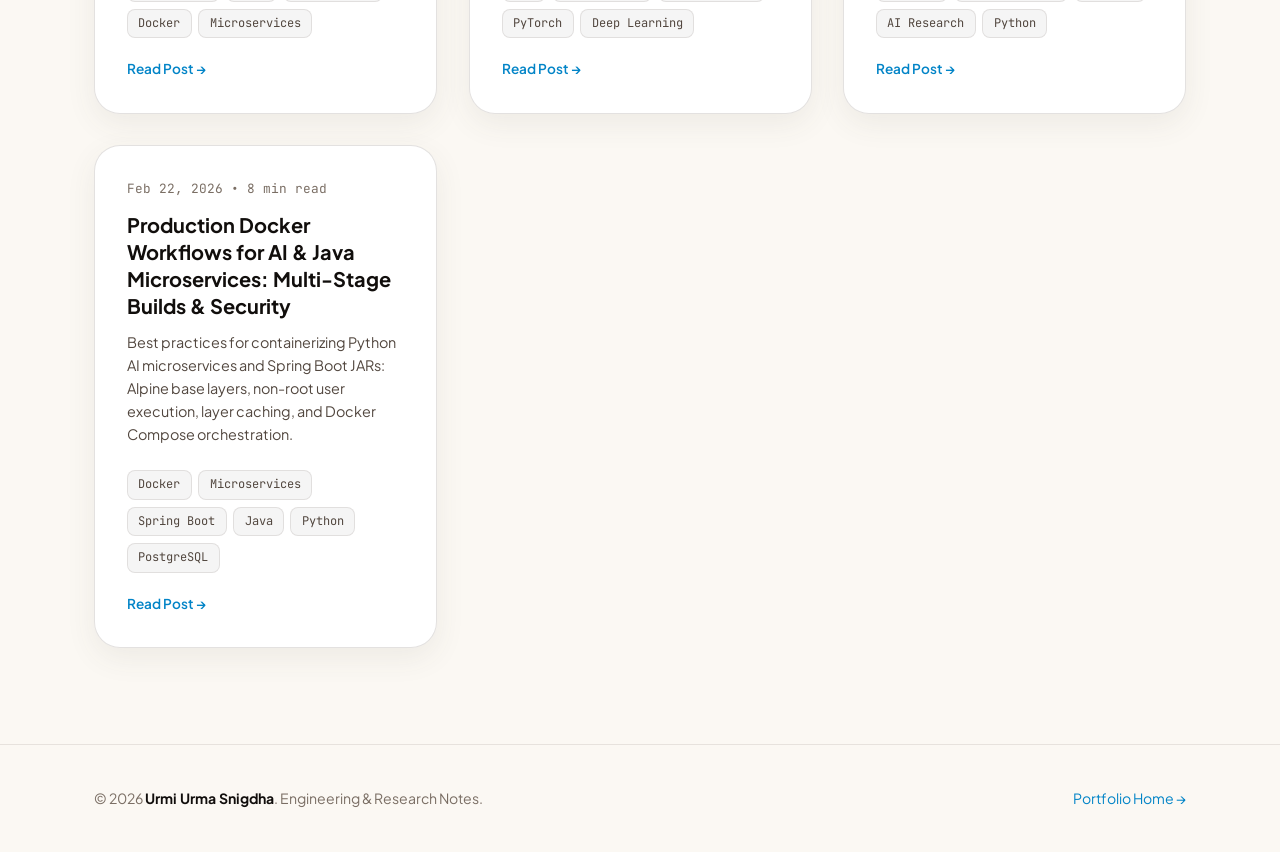
<file: blog.html>
<!DOCTYPE html>
<html lang="en">
  <head>
    <meta charset="UTF-8" />
    <meta name="viewport" content="width=device-width, initial-scale=1.0" />
    <title>Engineering &amp; Research Notes | Urmi Urma Snigdha</title>
    <meta name="description" content="Technical articles, deep dives, and research notes across Generative AI, Transformers, RAG, Computer Vision, and Distributed Systems by Urmi Urma Snigdha." />
    
    <script>
      (function() {
        var theme = localStorage.getItem('theme');
        if (!theme) {
          theme = window.matchMedia('(prefers-color-scheme: light)').matches ? 'light' : 'dark';
        }
        if (theme === 'light') {
          document.documentElement.classList.add('light');
        } else {
          document.documentElement.classList.remove('light');
        }
      })();
    </script>

    <link rel="preconnect" href="https://fonts.googleapis.com" />
    <link rel="preconnect" href="https://fonts.gstatic.com" crossorigin />
    <link href="https://fonts.googleapis.com/css2?family=JetBrains+Mono:wght@400;600;700&family=Plus+Jakarta+Sans:wght@400;500;600;700;800&family=Syne:wght@700;800;900&display=swap" rel="stylesheet" />
    
    <link rel="stylesheet" href="css/style.css" />
    <link rel="stylesheet" href="css/components.css" />
    <link rel="stylesheet" href="css/responsive.css" />
  </head>
  <body>
    <!-- Liquid Glass Navigation Capsule -->
    <div class="header-wrapper">
      <header class="liquid-nav-capsule">
        <a href="index.html" class="nav-brand">
          <div class="nav-brand-avatar">
            <img src="assets/photos/urmi-portrait.jpg" alt="Urmi Urma Snigdha" />
          </div>
          <span>Urmi Snigdha</span>
        </a>

        <div class="nav-actions">
          <a href="index.html" class="btn btn-secondary btn-small">
            <span>&#8592; Back to Portfolio</span>
          </a>
          <a href="cv.html" class="btn btn-secondary btn-small">
            <span>📄 View CV</span>
          </a>
          <button id="theme-toggle-btn" class="theme-toggle-btn" aria-label="Toggle theme">
            <span id="theme-icon">🌙</span>
          </button>
        </div>
      </header>
    </div>

    <main style="padding-top:calc(var(--header-height) + 4rem);padding-bottom:6rem;">
      <div class="container">
        <div class="section-header">
          <span class="section-tag">Engineering &amp; Research Notes</span>
          <h1 class="section-title">Technical Articles &amp; Insights</h1>
          <p class="section-subtitle">Deep dives, architectural breakdowns, and implementation lessons across Generative AI, Computer Vision, and scalable distributed systems.</p>
        </div>

        <!-- Search Bar with Search Button -->
        <div class="blog-search-bar-wrap">
          <div class="blog-search-input-wrap">
            <span class="blog-search-icon">🔍</span>
            <input type="text" id="blog-search-input" class="blog-search-input" placeholder="Search by topic or keyword (e.g. Transformers, RAG, YOLO, PyTorch)..." />
          </div>
          <button id="blog-search-btn" class="search-action-btn">Search</button>
        </div>

        <!-- Active Search Status Feedback -->
        <div id="search-status-bar" class="search-status-bar">
          <span id="search-status-text">Showing results for: ""</span>
          <button id="search-clear-btn" class="search-clear-btn">✕ Clear</button>
        </div>

        <!-- Tags Bar (No Hash Tags) -->
        <div id="blog-tags-bar" class="filters-bar"></div>

        <!-- Featured Article -->
        <div id="blog-featured-wrap"></div>

        <!-- Grid of All Articles -->
        <h3 style="font-size:1.45rem;font-weight:700;color:var(--text-highlight);margin-bottom:1.5rem;">All Articles</h3>
        <div id="blog-grid" class="blog-grid-articles"></div>
      </div>
    </main>

    <!-- Footer -->
    <footer class="site-footer">
      <div class="container footer-inner">
        <p style="color:var(--text-dim);font-size:0.88rem;">
          &copy; 2026 <strong style="color:var(--text-highlight);">Urmi Urma Snigdha</strong>. Engineering &amp; Research Notes.
        </p>
        <div>
          <a href="index.html" style="color:var(--accent-cyan);font-size:0.88rem;">Portfolio Home &#8594;</a>
        </div>
      </div>
    </footer>

    <!-- Universal Modal Overlay -->
    <div id="global-modal-overlay" class="modal-overlay"></div>

    <script src="js/data.js"></script>
    <script src="js/lightbox.js"></script>
    <script src="js/main.js"></script>
  </body>
</html>
</file>
<file: css/style.css>
/* ==========================================================================
   URMI URMA SNIGDHA - DARK OCEANIC ABYSS & CHAMPAGNE SILK LIGHT MODE
   High-Contrast Luxury Typography across both Themes · Zero Hash Tags
   ========================================================================== */

:root {
  /* Dark Oceanic Abyss Palette */
  --bg-primary: #020c15;
  --bg-secondary: #051826;
  --bg-tertiary: #0a253a;
  --bg-card: rgba(5, 24, 40, 0.82);
  --bg-card-hover: rgba(8, 36, 60, 0.95);
  --bg-glass: rgba(3, 16, 28, 0.88);
  --bg-nav: rgba(2, 12, 22, 0.9);

  /* Ethereal Storm Cyan, Teal & Aqua Accents */
  --accent-cyan: #06b6d4;
  --accent-teal: #14b8a6;
  --accent-aqua: #22d3ee;
  --accent-sky: #38bdf8;
  --accent-ocean: #0284c7;
  --accent-emerald: #10b981;
  --accent-amber: #f59e0b;

  --gradient-brand: linear-gradient(135deg, #0284c7 0%, #06b6d4 50%, #14b8a6 100%);
  --gradient-hero: linear-gradient(135deg, #38bdf8 0%, #06b6d4 40%, #14b8a6 80%, #34d399 100%);
  --gradient-oceanic: linear-gradient(135deg, #0e7490 0%, #06b6d4 50%, #2dd4bf 100%);
  --gradient-teal-cyan: linear-gradient(135deg, #0891b2 0%, #14b8a6 100%);

  /* Text Colors (Dark Mode) */
  --text-main: #f0fdfa;
  --text-muted: #94a3b8;
  --text-dim: #64748b;
  --text-highlight: #ffffff;

  /* Borders & Shadows */
  --border-subtle: rgba(6, 182, 212, 0.1);
  --border-glass: rgba(6, 182, 212, 0.16);
  --border-accent: rgba(6, 182, 212, 0.4);
  --shadow-card: 0 10px 30px rgba(0, 0, 0, 0.6);
  --shadow-glow: 0 0 35px rgba(6, 182, 212, 0.22);

  /* Typography - Humanist AI Modern Aesthetic */
  --font-display: 'Space Grotesk', 'Lexend Deca', 'Plus Jakarta Sans', -apple-system, BlinkMacSystemFont, sans-serif;
  --font-heading: 'Space Grotesk', 'Lexend Deca', sans-serif;
  --font-body: 'Plus Jakarta Sans', -apple-system, BlinkMacSystemFont, sans-serif;
  --font-mono: 'JetBrains Mono', monospace;

  /* Layout */
  --container-max: 1140px;
  --header-height: 76px;
  --radius-sm: 8px;
  --radius-md: 14px;
  --radius-lg: 20px;
  --radius-xl: 26px;
  --radius-full: 9999px;
  --transition-smooth: all 0.25s cubic-bezier(0.16, 1, 0.3, 1);
}

/* ==========================================================================
   CHAMPAGNE SILK LUXURY LIGHT MODE (From uploaded reference image)
   Rich espresso/dark walnut typography for maximum contrast & crisp readability
   ========================================================================== */
html.light {
  --bg-primary: #fbf8f3;
  --bg-secondary: #f4ece1;
  --bg-tertiary: #ebdcc9;
  --bg-card: rgba(255, 255, 255, 0.94);
  --bg-card-hover: #ffffff;
  --bg-glass: rgba(253, 249, 244, 0.92);
  --bg-nav: rgba(251, 248, 243, 0.92);

  /* High-Contrast Espresso / Dark Charcoal Typography */
  --text-main: #231e1a;
  --text-muted: #52473f;
  --text-dim: #7a6e64;
  --text-highlight: #110e0c;

  /* Refined Warm Bronze & Deep Cyan Accents */
  --accent-cyan: #0284c7;
  --accent-teal: #0d9488;
  --accent-aqua: #0369a1;
  --accent-sky: #0284c7;
  --accent-ocean: #0369a1;
  --accent-emerald: #059669;
  --accent-amber: #d97706;

  --gradient-brand: linear-gradient(135deg, #0284c7 0%, #0d9488 100%);
  --gradient-hero: linear-gradient(135deg, #110e0c 0%, #0369a1 50%, #0d9488 100%);
  --gradient-oceanic: linear-gradient(135deg, #0284c7 0%, #0d9488 100%);

  --border-subtle: rgba(82, 71, 63, 0.12);
  --border-glass: rgba(82, 71, 63, 0.16);
  --border-accent: rgba(2, 132, 199, 0.4);
  --shadow-card: 0 10px 30px rgba(82, 71, 63, 0.08);
  --shadow-glow: 0 0 25px rgba(2, 132, 199, 0.15);
}

*, *::before, *::after {
  box-sizing: border-box;
  margin: 0;
  padding: 0;
}

html {
  scroll-behavior: smooth;
  scroll-padding-top: calc(var(--header-height) + 16px);
  transition: background-color 0.3s ease, color 0.3s ease;
}

body {
  font-family: var(--font-body);
  background-color: var(--bg-primary);
  color: var(--text-main);
  line-height: 1.65;
  overflow-x: hidden;
  position: relative;
  min-height: 100vh;
  -webkit-font-smoothing: antialiased;
  transition: background-color 0.3s ease, color 0.3s ease;
}

/* Dark Mode Oceanic Backdrop */
body::before {
  content: '';
  position: fixed;
  inset: 0;
  background: url('../assets/images/bg-ocean-abyss.png') no-repeat center top / cover;
  opacity: 0.35;
  pointer-events: none;
  z-index: 0;
  filter: contrast(1.1) brightness(0.9);
  transition: opacity 0.3s ease;
}

body::after {
  content: '';
  position: fixed;
  top: -100px;
  left: 30%;
  width: 700px;
  height: 700px;
  background: radial-gradient(circle, rgba(6, 182, 212, 0.22) 0%, rgba(20, 184, 166, 0.12) 45%, transparent 70%);
  filter: blur(110px);
  pointer-events: none;
  z-index: 0;
  transition: opacity 0.3s ease;
}

/* Light Mode Silk Texture Backdrop */
html.light body::before {
  background: url('../assets/images/bg-silk-light.png') no-repeat center top / cover;
  opacity: 0.45;
  filter: contrast(1.02) brightness(1.02);
}

html.light body::after {
  background: radial-gradient(circle, rgba(235, 220, 201, 0.5) 0%, rgba(244, 236, 225, 0.2) 50%, transparent 70%);
}

.container {
  width: 100%;
  max-width: var(--container-max);
  margin-left: auto;
  margin-right: auto;
  padding-left: 1.5rem;
  padding-right: 1.5rem;
  position: relative;
  z-index: 1;
}

h1, h2, h3, h4, h5 {
  font-family: var(--font-display);
  font-weight: 700;
  color: var(--text-highlight);
  line-height: 1.2;
}

p {
  color: var(--text-muted);
}

a {
  color: inherit;
  text-decoration: none;
  transition: var(--transition-smooth);
}

.section-header {
  text-align: center;
  margin-bottom: 3rem;
}

.section-tag {
  display: inline-flex;
  align-items: center;
  gap: 0.5rem;
  padding: 0.35rem 1.1rem;
  border-radius: var(--radius-full);
  font-family: var(--font-mono);
  font-size: 0.75rem;
  font-weight: 700;
  letter-spacing: 0.08em;
  text-transform: uppercase;
  background: rgba(6, 182, 212, 0.12);
  color: var(--accent-cyan);
  border: 1px solid var(--border-accent);
  margin-bottom: 0.85rem;
  backdrop-filter: blur(10px);
}

html.light .section-tag {
  background: rgba(2, 132, 199, 0.1);
  color: var(--accent-cyan);
  border-color: rgba(2, 132, 199, 0.25);
}

.section-title {
  font-size: clamp(1.85rem, 4vw, 2.75rem);
  letter-spacing: -0.02em;
  color: var(--text-highlight);
}

.section-subtitle {
  max-width: 650px;
  margin: 0.65rem auto 0;
  font-size: 1.02rem;
  color: var(--text-muted);
}
</file>
<file: css/components.css>
/* ==========================================================================
   COMPONENTS - Navigation, Ultra-Readable Hero Typography, Universal Modals
   ========================================================================== */

/* 1. Liquid Glass Navigation Capsule */
.header-wrapper {
  position: fixed;
  top: 1rem;
  left: 0;
  right: 0;
  z-index: 100;
  padding: 0 1rem;
  display: flex;
  justify-content: center;
}

.liquid-nav-capsule {
  width: 100%;
  max-width: 1140px;
  background: var(--bg-nav);
  backdrop-filter: blur(20px);
  -webkit-backdrop-filter: blur(20px);
  border: 1px solid var(--border-glass);
  box-shadow: var(--shadow-card), inset 0 1px 1px rgba(255, 255, 255, 0.15);
  border-radius: var(--radius-full);
  padding: 0.5rem 1.25rem;
  display: flex;
  align-items: center;
  justify-content: space-between;
  gap: 0.75rem;
  white-space: nowrap !important;
  transition: var(--transition-smooth);
}

.nav-brand {
  display: flex;
  align-items: center;
  gap: 0.65rem;
  font-weight: 700;
  font-family: var(--font-heading);
  font-size: 1.05rem;
  color: var(--text-highlight);
  white-space: nowrap !important;
  flex-shrink: 0;
}

.nav-brand span {
  white-space: nowrap !important;
}

.nav-brand-avatar {
  width: 36px;
  height: 36px;
  border-radius: 50%;
  padding: 2px;
  background: var(--gradient-brand);
  display: flex;
  align-items: center;
  justify-content: center;
  box-shadow: 0 0 15px rgba(6, 182, 212, 0.35);
  flex-shrink: 0;
}

.nav-brand-avatar img {
  width: 100%;
  height: 100%;
  border-radius: 50%;
  object-fit: cover;
}

.nav-menu-links {
  display: flex;
  align-items: center;
  gap: 0.25rem;
  list-style: none;
  white-space: nowrap !important;
  flex-shrink: 0;
}

.nav-item-link {
  padding: 0.4rem 0.75rem;
  border-radius: var(--radius-full);
  font-size: 0.86rem;
  font-weight: 600;
  color: var(--text-muted);
  white-space: nowrap !important;
  transition: var(--transition-smooth);
  display: inline-block;
}

.nav-item-link:hover, .nav-item-link.active {
  color: var(--text-highlight);
  background: rgba(6, 182, 212, 0.15);
}

html.light .nav-item-link:hover, html.light .nav-item-link.active {
  background: rgba(2, 132, 199, 0.12);
  color: var(--accent-cyan);
}

.nav-actions {
  display: flex;
  align-items: center;
  gap: 0.5rem;
  white-space: nowrap !important;
  flex-shrink: 0;
}

.nav-actions .btn {
  white-space: nowrap !important;
  padding: 0.42rem 0.95rem;
}

.nav-actions .btn span {
  white-space: nowrap !important;
}

.theme-toggle-btn {
  background: rgba(255, 255, 255, 0.08);
  border: 1px solid var(--border-subtle);
  color: var(--text-main);
  width: 36px;
  height: 36px;
  border-radius: 50%;
  display: flex;
  align-items: center;
  justify-content: center;
  cursor: pointer;
  transition: var(--transition-smooth);
}

html.light .theme-toggle-btn {
  background: rgba(0, 0, 0, 0.04);
}

.theme-toggle-btn:hover {
  background: rgba(6, 182, 212, 0.2);
  border-color: var(--accent-cyan);
  transform: rotate(15deg) scale(1.05);
}

/* Buttons */
.btn {
  display: inline-flex;
  align-items: center;
  justify-content: center;
  gap: 0.5rem;
  font-weight: 600;
  font-size: 0.92rem;
  padding: 0.7rem 1.4rem;
  border-radius: var(--radius-full);
  cursor: pointer;
  border: none;
  outline: none;
  transition: var(--transition-smooth);
}

.btn-gradient {
  background: var(--gradient-brand);
  color: #ffffff !important;
  box-shadow: 0 4px 20px rgba(6, 182, 212, 0.35);
}

.btn-gradient:hover {
  transform: translateY(-2px);
  box-shadow: 0 8px 25px rgba(2, 132, 199, 0.5);
}

.btn-secondary {
  background: var(--bg-card);
  color: var(--text-main);
  border: 1px solid var(--border-glass);
  backdrop-filter: blur(10px);
}

.btn-secondary:hover {
  background: var(--bg-card-hover);
  border-color: var(--accent-cyan);
  transform: translateY(-2px);
}

.btn-small {
  padding: 0.45rem 1rem;
  font-size: 0.82rem;
}

.mobile-nav-toggle {
  display: none;
  background: none;
  border: none;
  cursor: pointer;
  padding: 0.5rem;
  color: var(--text-main);
}

.mobile-nav-dropdown {
  display: none;
  position: absolute;
  top: calc(100% + 0.75rem);
  left: 1rem;
  right: 1rem;
  background: var(--bg-secondary);
  border: 1px solid var(--border-glass);
  border-radius: var(--radius-xl);
  padding: 1.25rem;
  box-shadow: 0 20px 40px rgba(0, 0, 0, 0.5);
  flex-direction: column;
  gap: 0.5rem;
  z-index: 99;
}

.mobile-nav-dropdown.show {
  display: flex;
}

.mobile-nav-dropdown a {
  padding: 0.75rem 1rem;
  border-radius: var(--radius-md);
  font-weight: 600;
  color: var(--text-main);
  background: rgba(255, 255, 255, 0.04);
}

/* 2. CENTERED HERO (Clean, Ultra-Readable Name with Transition) */
.hero-centered-section {
  padding-top: calc(var(--header-height) + 3.5rem);
  padding-bottom: 4.5rem;
  text-align: center;
  position: relative;
}

.hero-centered-container {
  max-width: 860px;
  margin: 0 auto;
  display: flex;
  flex-direction: column;
  align-items: center;
}

.hero-avatar-wrap {
  position: relative;
  width: 120px;
  height: 120px;
  border-radius: 50%;
  padding: 3px;
  background: var(--gradient-brand);
  box-shadow: 0 0 35px rgba(6, 182, 212, 0.35);
  margin-bottom: 1.5rem;
  transition: var(--transition-smooth);
}

.hero-avatar-wrap:hover {
  transform: scale(1.05);
}

.hero-avatar-img {
  width: 100%;
  height: 100%;
  border-radius: 50%;
  object-fit: cover;
}

.hero-status-tag {
  display: inline-flex;
  align-items: center;
  gap: 0.6rem;
  padding: 0.4rem 1.25rem;
  border-radius: var(--radius-full);
  background: rgba(16, 185, 129, 0.12);
  border: 1px solid rgba(16, 185, 129, 0.35);
  color: var(--accent-emerald);
  font-size: 0.85rem;
  font-weight: 700;
  letter-spacing: 0.02em;
  margin-bottom: 1.25rem;
}

.pulse-dot {
  width: 8px;
  height: 8px;
  border-radius: 50%;
  background: #10b981;
  box-shadow: 0 0 10px #10b981;
  animation: pulse-glow 2s infinite;
}

@keyframes pulse-glow {
  0%, 100% { transform: scale(1); opacity: 1; }
  50% { transform: scale(1.4); opacity: 0.6; }
}

.wave-hand {
  display: inline-block;
  animation: wave-animation 2.5s infinite;
  transform-origin: 70% 70%;
}

@keyframes wave-animation {
  0% { transform: rotate(0deg); }
  10% { transform: rotate(14deg); }
  20% { transform: rotate(-8deg); }
  30% { transform: rotate(14deg); }
  40% { transform: rotate(-4deg); }
  50% { transform: rotate(10deg); }
  60% { transform: rotate(0deg); }
  100% { transform: rotate(0deg); }
}

.hero-greeting {
  font-size: 1.35rem;
  font-weight: 600;
  color: var(--accent-cyan);
  margin-bottom: 0.5rem;
}

/* ULTRA-READABLE MODERN TYPOGRAPHY FOR URMI URMA SNIGDHA */
.hero-name-big {
  font-family: var(--font-display) !important;
  font-size: clamp(2.75rem, 6.5vw, 4.5rem);
  font-weight: 800 !important;
  letter-spacing: -0.02em !important;
  margin-bottom: 0.75rem;
  line-height: 1.15;
  animation: nameFadeIn 1.2s cubic-bezier(0.16, 1, 0.3, 1) forwards;
}

@keyframes nameFadeIn {
  0% { opacity: 0; transform: translateY(12px); filter: blur(4px); }
  100% { opacity: 1; transform: translateY(0); filter: blur(0); }
}

.gradient-text-hero {
  background: var(--gradient-hero);
  -webkit-background-clip: text;
  -webkit-text-fill-color: transparent;
}

html.light .gradient-text-hero {
  background: linear-gradient(135deg, #110e0c 0%, #0369a1 60%, #0d9488 100%);
  -webkit-background-clip: text;
  -webkit-text-fill-color: transparent;
}

.hero-typewriter-box {
  min-height: 2.2rem;
  font-size: clamp(1.15rem, 3vw, 1.45rem);
  font-weight: 600;
  color: var(--accent-sky);
  margin-bottom: 1.25rem;
  display: flex;
  align-items: center;
  justify-content: center;
}

html.light .hero-typewriter-box {
  color: var(--accent-cyan);
}

.typewriter-cursor {
  display: inline-block;
  margin-left: 2px;
  width: 2px;
  height: 1.2em;
  background-color: var(--accent-cyan);
  animation: blink-cursor 0.8s infinite;
  vertical-align: middle;
}

@keyframes blink-cursor {
  0%, 100% { opacity: 1; }
  50% { opacity: 0; }
}

.hero-centered-desc {
  font-size: 1.12rem;
  color: var(--text-muted);
  line-height: 1.75;
  max-width: 700px;
  margin-bottom: 2rem;
}

.hero-centered-actions {
  display: flex;
  gap: 1rem;
  flex-wrap: wrap;
  justify-content: center;
  margin-bottom: 2.5rem;
}

.social-icons-strip {
  display: flex;
  align-items: center;
  justify-content: center;
  gap: 1rem;
  flex-wrap: wrap;
  padding: 0.75rem 1.5rem;
  background: var(--bg-card);
  border: 1px solid var(--border-glass);
  border-radius: var(--radius-full);
  box-shadow: var(--shadow-card);
  backdrop-filter: blur(15px);
}

.social-circle-btn {
  width: 44px;
  height: 44px;
  border-radius: 50%;
  background: rgba(255, 255, 255, 0.06);
  border: 1px solid var(--border-subtle);
  color: var(--text-main);
  display: flex;
  align-items: center;
  justify-content: center;
  font-size: 1.15rem;
  transition: var(--transition-smooth);
}

html.light .social-circle-btn {
  background: rgba(0, 0, 0, 0.04);
}

.social-circle-btn:hover {
  background: var(--gradient-brand);
  color: #ffffff;
  border-color: transparent;
  transform: translateY(-3px) scale(1.08);
  box-shadow: 0 8px 20px rgba(6, 182, 212, 0.4);
}

/* 3. ABOUT SECTION */
.about-section {
  padding: 5.5rem 0;
  background: linear-gradient(180deg, transparent 0%, rgba(5, 24, 40, 0.4) 50%, transparent 100%);
}

html.light .about-section {
  background: linear-gradient(180deg, transparent 0%, rgba(244, 236, 225, 0.5) 50%, transparent 100%);
}

.about-split {
  display: grid;
  grid-template-columns: 1.1fr 0.9fr;
  gap: 3.5rem;
  align-items: center;
}

.about-card {
  background: var(--bg-card);
  border: 1px solid var(--border-glass);
  border-radius: var(--radius-xl);
  padding: 2.5rem;
  backdrop-filter: blur(15px);
  box-shadow: var(--shadow-card);
}

.about-text-p {
  color: var(--text-muted);
  font-size: 1rem;
  line-height: 1.75;
  margin-bottom: 1.25rem;
}

.about-photo-card {
  position: relative;
  border-radius: var(--radius-xl);
  padding: 0.75rem;
  background: var(--bg-card);
  border: 1px solid var(--border-glass);
  box-shadow: var(--shadow-card), var(--shadow-glow);
}

.about-photo-img-wrap {
  border-radius: calc(var(--radius-xl) - 4px);
  overflow: hidden;
  aspect-ratio: 4/5;
  background: #000;
}

.about-photo-img {
  width: 100%;
  height: 100%;
  object-fit: cover;
}

/* 4. COMPACT SKILLS SECTION */
.skills-section {
  padding: 5rem 0;
}

.skills-cols-wrap {
  display: grid;
  grid-template-columns: 1fr 1fr;
  gap: 2rem;
  align-items: start;
}

.skills-col-card {
  background: var(--bg-card);
  border: 1px solid var(--border-glass);
  border-radius: var(--radius-xl);
  padding: 1.75rem;
  backdrop-filter: blur(15px);
  box-shadow: var(--shadow-card);
  height: fit-content;
}

.skills-col-title {
  font-size: 1.25rem;
  font-weight: 700;
  margin-bottom: 1.25rem;
  color: var(--text-highlight);
  display: flex;
  align-items: center;
  gap: 0.5rem;
}

.skill-badge-card {
  background: rgba(255, 255, 255, 0.03);
  border: 1px solid var(--border-subtle);
  border-radius: var(--radius-md);
  padding: 0.85rem 1rem;
  margin-bottom: 0.75rem;
  transition: var(--transition-smooth);
}

html.light .skill-badge-card {
  background: rgba(0, 0, 0, 0.02);
}

.skill-badge-card:last-child {
  margin-bottom: 0;
}

.skill-badge-card:hover {
  background: rgba(255, 255, 255, 0.06);
  border-color: var(--accent-cyan);
  transform: translateX(3px);
}

.skill-top-row {
  display: flex;
  justify-content: space-between;
  margin-bottom: 0.35rem;
}

.skill-name {
  font-weight: 700;
  font-size: 0.92rem;
  color: var(--text-highlight);
}

.skill-level-tag {
  font-size: 0.75rem;
  font-family: var(--font-mono);
  color: var(--accent-cyan);
  font-weight: 600;
}

.skill-meter-track {
  width: 100%;
  height: 5px;
  background: rgba(255, 255, 255, 0.08);
  border-radius: var(--radius-full);
  overflow: hidden;
  margin-bottom: 0.5rem;
}

html.light .skill-meter-track {
  background: rgba(0, 0, 0, 0.08);
}

.skill-meter-fill {
  height: 100%;
  background: var(--gradient-brand);
  border-radius: var(--radius-full);
}

.skill-tags-row {
  display: flex;
  gap: 0.35rem;
  flex-wrap: wrap;
}

/* 5. HASIN-STYLE WORKABLE SEARCH BLOG SECTION */
.blog-search-bar-wrap {
  max-width: 650px;
  margin: 0 auto 1.5rem;
  position: relative;
  display: flex;
  gap: 0.5rem;
}

.blog-search-input-wrap {
  position: relative;
  flex: 1;
}

.blog-search-input {
  width: 100%;
  padding: 0.85rem 1.25rem 0.85rem 2.85rem;
  border-radius: var(--radius-full);
  background: var(--bg-card);
  border: 1px solid var(--border-glass);
  color: var(--text-main);
  font-family: var(--font-body);
  font-size: 0.95rem;
  outline: none;
  box-shadow: var(--shadow-card);
  transition: var(--transition-smooth);
}

.blog-search-input:focus {
  border-color: var(--accent-cyan);
  box-shadow: 0 0 20px rgba(6, 182, 212, 0.3);
}

.blog-search-icon {
  position: absolute;
  top: 50%;
  left: 1rem;
  transform: translateY(-50%);
  color: var(--text-dim);
  font-size: 1.1rem;
  pointer-events: none;
}

.search-action-btn {
  padding: 0.85rem 1.4rem;
  border-radius: var(--radius-full);
  font-weight: 700;
  font-size: 0.9rem;
  background: var(--gradient-brand);
  color: #ffffff;
  border: none;
  cursor: pointer;
  transition: var(--transition-smooth);
}

.search-action-btn:hover {
  transform: scale(1.04);
}

.search-status-bar {
  display: none;
  align-items: center;
  justify-content: center;
  gap: 1rem;
  margin-bottom: 2rem;
  font-size: 0.92rem;
  color: var(--text-main);
  background: rgba(6, 182, 212, 0.1);
  border: 1px solid var(--border-accent);
  padding: 0.5rem 1.25rem;
  border-radius: var(--radius-full);
  max-width: fit-content;
  margin-left: auto;
  margin-right: auto;
}

.search-status-bar.show {
  display: flex;
}

.search-clear-btn {
  background: none;
  border: none;
  color: #ef4444;
  font-weight: 700;
  cursor: pointer;
  font-size: 0.85rem;
}

.search-clear-btn:hover {
  text-decoration: underline;
}

.blog-featured-card {
  background: var(--bg-card);
  border: 1px solid var(--border-accent);
  border-radius: var(--radius-xl);
  padding: 2.5rem;
  box-shadow: var(--shadow-card), var(--shadow-glow);
  margin-bottom: 3.5rem;
  cursor: pointer;
  transition: var(--transition-smooth);
}

.blog-featured-card:hover {
  background: var(--bg-card-hover);
  transform: translateY(-4px);
  border-color: var(--accent-cyan);
}

.blog-featured-meta {
  display: flex;
  align-items: center;
  gap: 1rem;
  flex-wrap: wrap;
  margin-bottom: 1.25rem;
}

.blog-featured-pill {
  font-size: 0.75rem;
  font-weight: 700;
  color: #ffffff;
  background: var(--gradient-brand);
  padding: 0.3rem 0.9rem;
  border-radius: var(--radius-full);
  text-transform: uppercase;
}

.blog-grid-articles {
  display: grid;
  grid-template-columns: repeat(auto-fill, minmax(330px, 1fr));
  gap: 2rem;
}

.blog-item-card {
  background: var(--bg-card);
  border: 1px solid var(--border-glass);
  border-radius: var(--radius-xl);
  padding: 2rem;
  box-shadow: var(--shadow-card);
  cursor: pointer;
  transition: var(--transition-smooth);
  display: flex;
  flex-direction: column;
}

.blog-item-card:hover {
  background: var(--bg-card-hover);
  border-color: var(--accent-cyan);
  transform: translateY(-5px);
  box-shadow: var(--shadow-card), 0 0 25px rgba(6, 182, 212, 0.2);
}

.blog-item-meta {
  font-family: var(--font-mono);
  font-size: 0.8rem;
  color: var(--text-dim);
  margin-bottom: 0.75rem;
}

.blog-item-title {
  font-size: 1.25rem;
  font-weight: 700;
  color: var(--text-highlight);
  margin-bottom: 0.75rem;
  line-height: 1.35;
}

.blog-item-desc {
  font-size: 0.9rem;
  color: var(--text-muted);
  line-height: 1.6;
  margin-bottom: 1.5rem;
  flex: 1;
}

.blog-item-tags {
  display: flex;
  flex-wrap: wrap;
  gap: 0.4rem;
  margin-bottom: 1.25rem;
}

/* 6. PROJECTS, ACHIEVEMENTS & EDUCATION */
.projects-section, .achievements-section, .certifications-section, .education-section, .blog-section, .beyond-section, .contact-section {
  padding: 5.5rem 0;
}

.filters-bar {
  display: flex;
  justify-content: center;
  gap: 0.5rem;
  flex-wrap: wrap;
  margin-bottom: 2.5rem;
}

.filter-btn {
  padding: 0.55rem 1.25rem;
  border-radius: var(--radius-full);
  font-size: 0.85rem;
  font-weight: 600;
  background: var(--bg-card);
  color: var(--text-muted);
  border: 1px solid var(--border-subtle);
  cursor: pointer;
  transition: var(--transition-smooth);
}

.filter-btn:hover, .filter-btn.active {
  background: var(--gradient-brand);
  color: #ffffff !important;
  border-color: transparent;
  box-shadow: 0 4px 20px rgba(6, 182, 212, 0.35);
  transform: translateY(-2px);
}

.projects-grid {
  display: grid;
  grid-template-columns: repeat(auto-fill, minmax(350px, 1fr));
  gap: 2rem;
}

.project-card {
  background: var(--bg-card);
  border: 1px solid var(--border-glass);
  border-radius: var(--radius-xl);
  padding: 2rem;
  box-shadow: var(--shadow-card);
  cursor: pointer;
  transition: var(--transition-smooth);
  display: flex;
  flex-direction: column;
}

.project-card:hover {
  transform: translateY(-6px);
  background: var(--bg-card-hover);
  border-color: var(--accent-cyan);
  box-shadow: var(--shadow-card), var(--shadow-glow);
}

.project-card-top {
  display: flex;
  justify-content: space-between;
  align-items: center;
  margin-bottom: 1.25rem;
}

.project-cat-badge {
  font-size: 0.72rem;
  font-weight: 700;
  color: var(--accent-cyan);
  background: rgba(6, 182, 212, 0.12);
  border: 1px solid rgba(6, 182, 212, 0.3);
  padding: 0.3rem 0.85rem;
  border-radius: var(--radius-full);
  text-transform: uppercase;
}

.project-title {
  font-size: 1.35rem;
  font-weight: 700;
  color: var(--text-highlight);
  margin-bottom: 0.75rem;
  line-height: 1.35;
}

.project-desc {
  font-size: 0.92rem;
  color: var(--text-muted);
  line-height: 1.65;
  margin-bottom: 1.5rem;
  flex: 1;
}

.project-tools-row {
  display: flex;
  flex-wrap: wrap;
  gap: 0.45rem;
  margin-bottom: 1.5rem;
}

.project-tool-tag {
  font-size: 0.75rem;
  font-family: var(--font-mono);
  padding: 0.25rem 0.65rem;
  border-radius: var(--radius-sm);
  background: rgba(255, 255, 255, 0.05);
  color: var(--text-muted);
  border: 1px solid var(--border-subtle);
}

html.light .project-tool-tag {
  background: rgba(0, 0, 0, 0.04);
  color: var(--text-muted);
}

.project-card-footer {
  display: flex;
  justify-content: space-between;
  align-items: center;
  padding-top: 1.25rem;
  border-top: 1px solid var(--border-subtle);
  font-size: 0.85rem;
  font-weight: 600;
  color: var(--accent-cyan);
}

.achievements-grid, .certs-grid, .beyond-grid {
  display: grid;
  grid-template-columns: repeat(auto-fill, minmax(280px, 1fr));
  gap: 1.75rem;
}

.achievement-card, .cert-card, .beyond-card {
  background: var(--bg-card);
  border: 1px solid var(--border-glass);
  border-radius: var(--radius-xl);
  padding: 1.75rem;
  transition: var(--transition-smooth);
  cursor: pointer;
  display: flex;
  flex-direction: column;
}

.achievement-card:hover {
  transform: translateY(-5px);
  background: var(--bg-card-hover);
  border-color: var(--accent-amber);
  box-shadow: var(--shadow-card);
}

.cert-card:hover, .beyond-card:hover {
  transform: translateY(-4px);
  background: var(--bg-card-hover);
  border-color: var(--accent-cyan);
  box-shadow: var(--shadow-card);
}

.education-grid {
  display: grid;
  grid-template-columns: 1fr;
  gap: 1.5rem;
}

.education-card {
  background: var(--bg-card);
  border: 1px solid var(--border-glass);
  border-radius: var(--radius-xl);
  padding: 2rem 2.25rem;
  box-shadow: var(--shadow-card);
  display: flex;
  justify-content: space-between;
  align-items: flex-start;
  gap: 2rem;
  transition: var(--transition-smooth);
}

.education-card:hover {
  background: var(--bg-card-hover);
  border-color: var(--accent-cyan);
  transform: translateY(-3px);
  box-shadow: var(--shadow-card), var(--shadow-glow);
}

.edu-main-info {
  flex: 1;
}

.edu-degree {
  font-size: 1.35rem;
  font-weight: 700;
  color: var(--text-highlight);
  margin-bottom: 0.35rem;
}

.edu-institution {
  font-size: 1.05rem;
  font-weight: 600;
  color: var(--accent-cyan);
  margin-bottom: 0.5rem;
}

.edu-details {
  font-size: 0.95rem;
  color: var(--text-muted);
  line-height: 1.6;
}

.edu-meta-col {
  text-align: right;
  display: flex;
  flex-direction: column;
  align-items: flex-end;
  gap: 0.6rem;
}

.edu-period-badge {
  font-family: var(--font-mono);
  font-size: 0.82rem;
  font-weight: 600;
  color: var(--accent-cyan);
  background: rgba(6, 182, 212, 0.12);
  border: 1px solid rgba(6, 182, 212, 0.3);
  padding: 0.35rem 0.85rem;
  border-radius: var(--radius-full);
}

.edu-result-badge {
  font-family: var(--font-mono);
  font-size: 0.85rem;
  font-weight: 700;
  color: #10b981;
  background: rgba(16, 185, 129, 0.12);
  border: 1px solid rgba(16, 185, 129, 0.35);
  padding: 0.35rem 0.85rem;
  border-radius: var(--radius-full);
}

/* 7. CONTACT & FOOTER */
.contact-split {
  display: grid;
  grid-template-columns: 1fr 1fr;
  gap: 3rem;
}

.contact-info-card, .contact-form-card {
  background: var(--bg-card);
  border: 1px solid var(--border-glass);
  border-radius: var(--radius-xl);
  padding: 2.25rem;
  backdrop-filter: blur(15px);
  box-shadow: var(--shadow-card);
}

.contact-method {
  display: flex;
  align-items: center;
  gap: 1rem;
  padding: 1rem 0;
  border-bottom: 1px solid var(--border-subtle);
}

.contact-icon-circle {
  width: 44px;
  height: 44px;
  border-radius: 50%;
  background: rgba(6, 182, 212, 0.15);
  border: 1px solid var(--border-accent);
  display: flex;
  align-items: center;
  justify-content: center;
  font-size: 1.25rem;
  color: var(--accent-cyan);
}

.contact-label {
  font-size: 0.72rem;
  font-family: var(--font-mono);
  color: var(--text-dim);
  font-weight: 700;
}

.contact-value {
  font-size: 0.95rem;
  font-weight: 600;
  color: var(--text-highlight);
}

.copy-btn {
  padding: 0.35rem 0.85rem;
  border-radius: var(--radius-full);
  font-size: 0.75rem;
  font-weight: 700;
  background: rgba(255, 255, 255, 0.08);
  color: var(--text-main);
  border: 1px solid var(--border-subtle);
  cursor: pointer;
}

html.light .copy-btn {
  background: rgba(0, 0, 0, 0.05);
}

.copy-btn:hover {
  background: var(--gradient-brand);
  color: #ffffff;
}

.form-group {
  margin-bottom: 1.5rem;
}

.form-label {
  display: block;
  font-size: 0.85rem;
  font-weight: 600;
  color: var(--text-main);
  margin-bottom: 0.5rem;
}

.form-input {
  width: 100%;
  padding: 0.85rem 1.15rem;
  border-radius: var(--radius-md);
  background: rgba(0, 0, 0, 0.25);
  border: 1px solid var(--border-glass);
  color: var(--text-main);
  font-family: var(--font-body);
  font-size: 0.95rem;
  outline: none;
}

html.light .form-input {
  background: #ffffff;
  border-color: var(--border-glass);
}

.form-input:focus {
  border-color: var(--accent-cyan);
  box-shadow: 0 0 15px rgba(6, 182, 212, 0.25);
}

.site-footer {
  padding: 2.5rem 0;
  border-top: 1px solid var(--border-subtle);
}

.footer-inner {
  display: flex;
  justify-content: space-between;
  align-items: center;
  flex-wrap: wrap;
  gap: 1rem;
}

/* Modal Lightbox Overlay */
.modal-overlay {
  position: fixed;
  inset: 0;
  background: rgba(2, 12, 22, 0.92);
  backdrop-filter: blur(25px);
  -webkit-backdrop-filter: blur(25px);
  z-index: 9999;
  display: none;
  align-items: center;
  justify-content: center;
  padding: 1.5rem;
  opacity: 0;
  transition: opacity 0.25s ease;
}

html.light .modal-overlay {
  background: rgba(35, 30, 26, 0.78);
}

.modal-overlay.active {
  display: flex !important;
  opacity: 1 !important;
}

.modal-content-card {
  background: var(--bg-secondary);
  border: 1px solid var(--border-glass);
  border-radius: var(--radius-xl);
  max-width: 820px;
  width: 100%;
  max-height: 90vh;
  overflow-y: auto;
  padding: 2.5rem;
  position: relative;
  box-shadow: 0 25px 60px rgba(0, 0, 0, 0.65), var(--shadow-glow);
  animation: modalPopIn 0.3s cubic-bezier(0.16, 1, 0.3, 1) forwards;
}

@keyframes modalPopIn {
  0% { transform: scale(0.95); opacity: 0; }
  100% { transform: scale(1); opacity: 1; }
}

.modal-close-btn {
  position: absolute;
  top: 1.25rem;
  right: 1.25rem;
  width: 38px;
  height: 38px;
  border-radius: 50%;
  background: rgba(255, 255, 255, 0.08);
  border: 1px solid var(--border-glass);
  color: var(--text-main);
  display: flex;
  align-items: center;
  justify-content: center;
  cursor: pointer;
  font-size: 1.35rem;
  line-height: 1;
  transition: var(--transition-smooth);
}

.modal-close-btn:hover {
  background: #ef4444;
  color: #ffffff;
  transform: rotate(90deg);
}

.toast-msg {
  position: fixed;
  bottom: 2rem;
  right: 2rem;
  padding: 0.85rem 1.5rem;
  border-radius: var(--radius-full);
  background: var(--gradient-brand);
  color: #ffffff;
  font-weight: 600;
  font-size: 0.9rem;
  box-shadow: 0 10px 30px rgba(0, 0, 0, 0.5);
  z-index: 10000;
  transform: translateY(100px);
  opacity: 0;
  transition: var(--transition-smooth);
}

.toast-msg.show {
  transform: translateY(0);
  opacity: 1;
}

/* Contact Form Card Highlight Animation when Let's Talk is clicked */
.contact-form-card {
  transition: box-shadow 0.4s ease, border-color 0.4s ease, transform 0.3s ease;
}

.contact-form-card.highlight-focus {
  border-color: var(--accent-cyan) !important;
  box-shadow: 0 0 40px rgba(6, 182, 212, 0.45), var(--shadow-card) !important;
  transform: scale(1.01);
}

.form-input {
  width: 100%;
  padding: 0.9rem 1.15rem;
  border-radius: var(--radius-md);
  background: rgba(0, 0, 0, 0.25);
  border: 1px solid var(--border-glass);
  color: var(--text-main);
  font-family: var(--font-body);
  font-size: 16px !important;
  outline: none;
  transition: var(--transition-smooth);
  box-sizing: border-box;
}

html.light .form-input {
  background: #ffffff;
  border-color: var(--border-glass);
  color: var(--text-main);
}

.form-input:focus {
  border-color: var(--accent-cyan);
  box-shadow: 0 0 18px rgba(6, 182, 212, 0.3);
}

.btn-gradient {
  min-height: 46px;
}

/* ==========================================================================
   AMBIENT HERO CANVAS & INTRO VIDEO SHOWREEL
   ========================================================================== */
.hero-canvas-backdrop {
  position: absolute;
  top: 0;
  left: 0;
  width: 100%;
  height: 100%;
  pointer-events: none;
  z-index: 0;
}

#hero-ambient-canvas {
  width: 100%;
  height: 100%;
  display: block;
}

/* Project GitHub Link Pills */
.project-gh-pill {
  font-size: 0.75rem;
  font-weight: 700;
  color: var(--accent-cyan);
  background: rgba(6, 182, 212, 0.12);
  border: 1px solid rgba(6, 182, 212, 0.3);
  padding: 0.25rem 0.65rem;
  border-radius: var(--radius-full);
  text-decoration: none;
  transition: var(--transition-smooth);
  display: inline-flex;
  align-items: center;
  gap: 4px;
}

.project-gh-pill:hover {
  background: var(--gradient-brand);
  color: #ffffff;
  border-color: transparent;
  transform: translateY(-1px);
}

/* ==========================================================================
   GIGA DIGITAL AGENCY SPRING TRANSITIONS & 3D TILT
   ========================================================================== */
.project-card, .blog-item-card, .skills-col-card, .achievement-card {
  transform-style: preserve-3d;
  transition: transform 0.26s cubic-bezier(0.16, 1, 0.3, 1), box-shadow 0.26s cubic-bezier(0.16, 1, 0.3, 1), border-color 0.26s ease;
  will-change: transform;
}

.project-card:hover, .blog-item-card:hover, .achievement-card:hover {
  border-color: var(--accent-cyan);
  box-shadow: 0 16px 40px rgba(0, 0, 0, 0.5), 0 0 35px rgba(6, 182, 212, 0.22);
}
</file>
<file: css/responsive.css>
/* ==========================================================================
   COMPREHENSIVE MOBILE & TABLET RESPONSIVE SYSTEM (V12 RELEASE)
   Tested across: Ultra-Small Phones (320px), Standard Phones (375-430px), 
   Phablets (480-640px), Tablets (768-1024px), and Desktops (>1024px)
   ========================================================================== */

/* --------------------------------------------------------------------------
   1. TABLETS & SMALL LAPTOPS (<= 1024px)
   -------------------------------------------------------------------------- */
@media (max-width: 1024px) {
  :root {
    --header-height: 70px;
  }

  .container {
    padding-left: 1.25rem;
    padding-right: 1.25rem;
  }

  .about-split {
    grid-template-columns: 1fr;
    gap: 2.5rem;
  }

  .about-photo-card {
    max-width: 420px;
    margin: 0 auto;
  }

  .skills-cols-wrap {
    gap: 1.5rem;
  }

  .contact-split {
    grid-template-columns: 1fr;
    gap: 2rem;
  }

  .projects-grid, .blog-grid-articles {
    grid-template-columns: repeat(auto-fill, minmax(300px, 1fr));
    gap: 1.5rem;
  }
}

/* --------------------------------------------------------------------------
   1B. LAPTOPS & INTERMEDIATE VIEWPORTS (1025px - 1140px)
   -------------------------------------------------------------------------- */
@media (max-width: 1140px) and (min-width: 1025px) {
  .nav-menu-links {
    gap: 0.15rem;
  }
  .nav-item-link {
    padding: 0.35rem 0.5rem;
    font-size: 0.82rem;
  }
  .nav-brand {
    font-size: 0.95rem;
  }
  .nav-actions .btn {
    padding: 0.38rem 0.75rem;
    font-size: 0.82rem;
  }
}

/* --------------------------------------------------------------------------
   2. TABLETS & LARGE SMARTPHONES (<= 1024px)
   -------------------------------------------------------------------------- */
@media (max-width: 1024px) {
  /* Navigation Bar Adaptations */
  .header-wrapper {
    top: 0.65rem;
    padding: 0 0.75rem;
  }

  .liquid-nav-capsule {
    padding: 0.4rem 0.85rem;
  }

  .nav-menu-links {
    display: none !important;
  }

  .mobile-nav-toggle {
    display: flex !important;
    align-items: center;
    justify-content: center;
    width: 38px;
    height: 38px;
    border-radius: var(--radius-full);
    background: rgba(255, 255, 255, 0.08);
    border: 1px solid var(--border-subtle);
    color: var(--text-highlight);
    cursor: pointer;
  }

  html.light .mobile-nav-toggle {
    background: rgba(0, 0, 0, 0.04);
  }

  .nav-actions {
    gap: 0.4rem;
  }

  /* Hide the extra text button in capsule on tablet to keep header clean */
  .nav-actions .btn-gradient {
    display: none;
  }

  /* Skills & Timeline */
  .skills-cols-wrap {
    grid-template-columns: 1fr;
    gap: 1.75rem;
  }

  /* Section Headers */
  .section-header {
    margin-bottom: 2.25rem;
  }

  .section-title {
    font-size: clamp(1.65rem, 5.5vw, 2.25rem);
  }

  .section-subtitle {
    font-size: 0.95rem;
  }

  /* Hero Section */
  .hero-centered-section {
    padding-top: calc(var(--header-height) + 2.5rem);
    padding-bottom: 3.5rem;
  }

  .hero-avatar-wrap {
    width: 105px;
    height: 105px;
    margin-bottom: 1.25rem;
  }

  .hero-centered-desc {
    font-size: 1.02rem;
    line-height: 1.7;
    margin-bottom: 1.75rem;
  }
}

/* --------------------------------------------------------------------------
   3. SMARTPHONES & PHABLETS (<= 640px)
   -------------------------------------------------------------------------- */
@media (max-width: 640px) {
  :root {
    --header-height: 64px;
  }

  /* Mobile Drawer Menu */
  .mobile-nav-dropdown {
    left: 0.75rem;
    right: 0.75rem;
    top: calc(100% + 0.5rem);
    padding: 1rem;
    border-radius: var(--radius-lg);
  }

  .mobile-nav-dropdown a {
    padding: 0.85rem 1rem;
    font-size: 0.95rem;
  }

  /* Hero Elements */
  .hero-name-big {
    font-size: clamp(2rem, 8vw, 2.75rem) !important;
    margin-bottom: 0.5rem;
  }

  .hero-greeting {
    font-size: 1.15rem;
  }

  .hero-typewriter-box {
    font-size: 1.05rem;
    min-height: 2.4rem;
  }

  .hero-centered-actions {
    flex-direction: column;
    width: 100%;
    max-width: 320px;
    margin: 0 auto 2rem;
    gap: 0.75rem;
  }

  .hero-centered-actions .btn {
    width: 100%;
  }

  .social-icons-strip {
    padding: 0.5rem 0.85rem;
    gap: 0.5rem;
    max-width: 100%;
    overflow-x: auto;
  }

  .social-circle-btn {
    width: 38px;
    height: 38px;
    font-size: 1rem;
    flex-shrink: 0;
  }

  /* About Card */
  .about-card {
    padding: 1.75rem 1.25rem;
    border-radius: var(--radius-lg);
  }

  .about-text-p {
    font-size: 0.92rem;
    line-height: 1.65;
    margin-bottom: 1rem;
  }

  .about-photo-card {
    max-width: 300px;
  }

  /* Skills Badges */
  .skills-col-card {
    padding: 1.35rem 1.15rem;
    border-radius: var(--radius-lg);
  }

  .skill-badge-card {
    padding: 0.75rem 0.85rem;
  }

  .skill-name {
    font-size: 0.88rem;
  }

  /* Projects & Case Studies */
  .projects-grid,
  .achievements-grid,
  .certs-grid,
  .blog-grid-articles,
  .beyond-grid {
    grid-template-columns: 1fr;
    gap: 1.25rem;
  }

  .project-card,
  .achievement-card,
  .cert-card,
  .blog-item-card,
  .beyond-card {
    padding: 1.5rem 1.25rem;
    border-radius: var(--radius-lg);
  }

  .project-title {
    font-size: 1.2rem;
  }

  .project-desc {
    font-size: 0.88rem;
    margin-bottom: 1.25rem;
  }

  /* Filters Bar: Touch-Friendly Scrollable Wrap */
  .filters-bar {
    justify-content: flex-start;
    overflow-x: auto;
    flex-wrap: nowrap;
    padding-bottom: 0.5rem;
    margin-bottom: 1.75rem;
    -webkit-overflow-scrolling: touch;
    scrollbar-width: none;
  }

  .filters-bar::-webkit-scrollbar {
    display: none;
  }

  .filter-btn {
    flex-shrink: 0;
    padding: 0.45rem 1rem;
    font-size: 0.8rem;
  }

  /* Education Card: Clean Vertical Stacking */
  .education-card {
    flex-direction: column;
    align-items: flex-start;
    padding: 1.5rem 1.25rem;
    border-radius: var(--radius-lg);
    gap: 1rem;
  }

  .edu-degree {
    font-size: 1.2rem;
  }

  .edu-institution {
    font-size: 0.95rem;
  }

  .edu-details {
    font-size: 0.88rem;
  }

  .edu-meta-col {
    width: 100%;
    flex-direction: row;
    justify-content: flex-start;
    gap: 0.5rem;
    padding-top: 0.75rem;
    border-top: 1px dashed var(--border-subtle);
  }

  /* Blog Section Search Bar on Mobile */
  .blog-search-bar-wrap {
    flex-direction: column;
    gap: 0.6rem;
  }

  .blog-search-input {
    padding: 0.75rem 1rem 0.75rem 2.6rem;
    font-size: 0.9rem;
  }

  .search-action-btn {
    width: 100%;
    padding: 0.75rem 1rem;
  }

  .blog-featured-card {
    padding: 1.5rem 1.25rem;
    border-radius: var(--radius-lg);
    margin-bottom: 2.25rem;
  }

  .blog-featured-card h3 {
    font-size: 1.35rem !important;
  }

  /* Contact Cards & Form */
  .contact-info-card, .contact-form-card {
    padding: 1.75rem 1.25rem;
    border-radius: var(--radius-lg);
  }

  .contact-value {
    font-size: 0.88rem;
    word-break: break-all;
  }

  /* Prevent iOS Auto-Zoom on form inputs */
  .form-input, .blog-search-input {
    font-size: 16px !important;
  }

  /* Modal Lightbox on Phones */
  .modal-overlay {
    padding: 0.75rem;
  }

  .modal-content-card {
    padding: 1.75rem 1.25rem;
    border-radius: var(--radius-lg);
    max-height: 94vh;
  }

  .modal-content-card h2 {
    font-size: 1.45rem !important;
  }

  .modal-close-btn {
    top: 0.75rem;
    right: 0.75rem;
    width: 34px;
    height: 34px;
    font-size: 1.2rem;
  }

  /* Toast Notification on Mobile */
  .toast-msg {
    left: 1rem;
    right: 1rem;
    bottom: 1.25rem;
    text-align: center;
    border-radius: var(--radius-md);
  }

  /* Footer on Mobile */
  .site-footer {
    padding: 2rem 0;
  }

  .footer-inner {
    flex-direction: column;
    text-align: center;
    gap: 1.25rem;
  }

  .footer-inner div {
    justify-content: center;
  }
}

/* --------------------------------------------------------------------------
   4. ULTRA-COMPACT PHONES (<= 380px)
   -------------------------------------------------------------------------- */
@media (max-width: 380px) {
  .container {
    padding-left: 0.85rem;
    padding-right: 0.85rem;
  }

  .nav-brand span {
    font-size: 0.92rem;
  }

  .nav-brand-avatar {
    width: 30px;
    height: 30px;
  }

  .hero-name-big {
    font-size: 1.85rem !important;
  }

  .hero-status-tag {
    font-size: 0.75rem;
    padding: 0.3rem 0.85rem;
  }

  .btn {
    font-size: 0.85rem;
    padding: 0.65rem 1.1rem;
  }

  .edu-period-badge, .edu-result-badge {
    font-size: 0.72rem;
    padding: 0.25rem 0.6rem;
  }
}

/* --------------------------------------------------------------------------
   5. CV PAGE (cv.html) MOBILE RESPONSIVENESS
   -------------------------------------------------------------------------- */
@media (max-width: 768px) {
  .cv-paper-container {
    padding: 2.25rem 1.25rem !important;
    border-radius: var(--radius-lg) !important;
  }

  .cv-top-grid {
    grid-template-columns: 1fr !important;
    text-align: center;
    gap: 1.25rem !important;
  }

  .cv-header-photo-wrap {
    margin: 0 auto;
    width: 110px !important;
    height: 110px !important;
  }

  .cv-title-main {
    font-size: 1.75rem !important;
  }

  .cv-subtitle-role {
    font-size: 0.95rem !important;
  }

  .cv-contacts-row {
    justify-content: center;
    gap: 0.6rem !important;
    font-size: 0.78rem !important;
  }

  .cv-contact-item {
    word-break: break-all;
  }

  .cv-skills-grid {
    grid-template-columns: 1fr !important;
    gap: 1.25rem !important;
  }

  .cv-entry-top {
    flex-direction: column !important;
    align-items: flex-start !important;
    gap: 0.2rem;
  }
}
</file>
